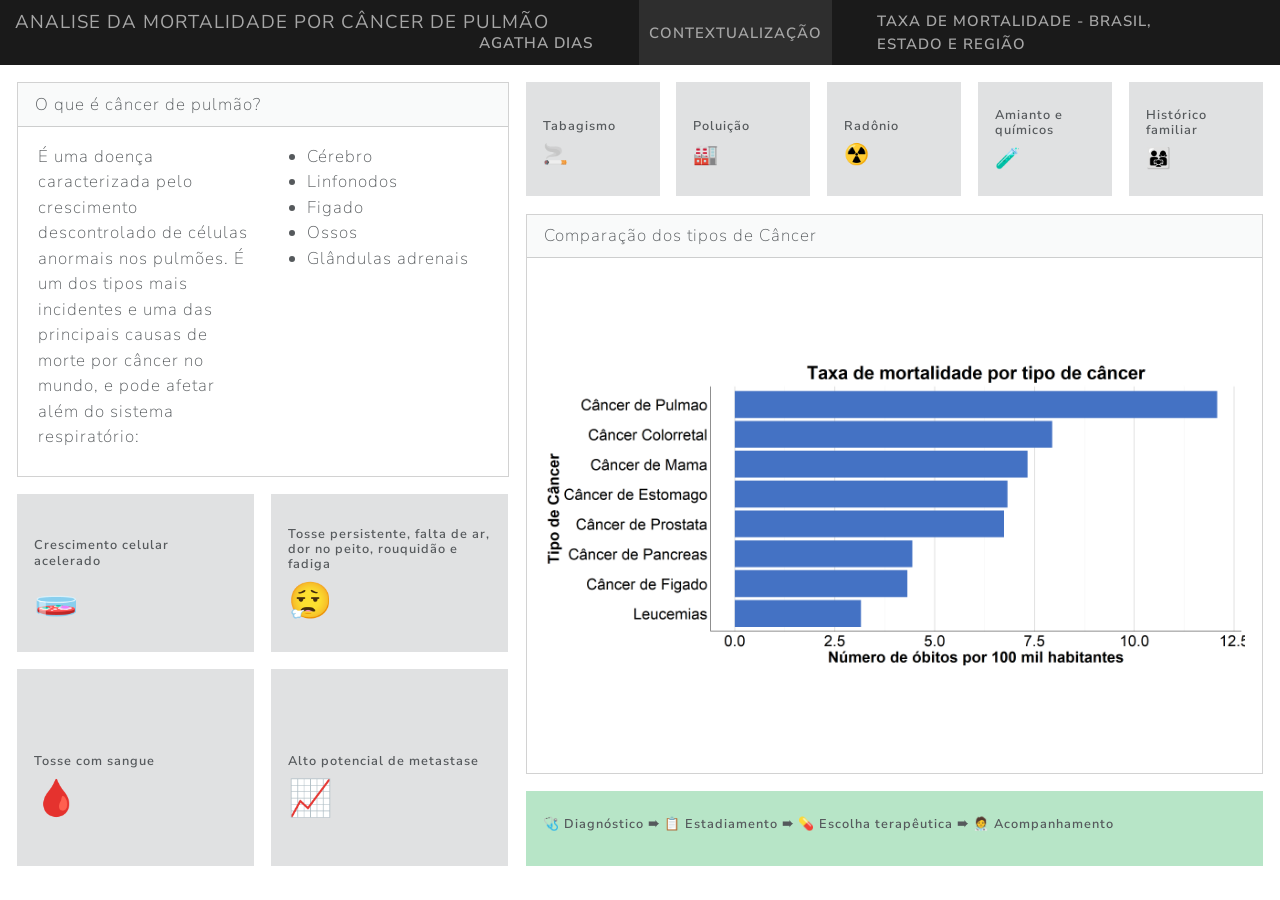
<file: docs/Dashboard.html>
<!DOCTYPE html>
<html xmlns="http://www.w3.org/1999/xhtml" lang="en" xml:lang="en"><head>

<meta charset="utf-8">
<meta name="generator" content="quarto-1.9.36">

<meta name="viewport" content="width=device-width, initial-scale=1.0, user-scalable=yes">

<meta name="author" content="Agatha Dias">

<title>Analise da mortalidade por câncer de pulmão</title>
<style>
/* Default styles provided by pandoc.
** See https://pandoc.org/MANUAL.html#variables-for-html for config info.
*/
code{white-space: pre-wrap;}
span.smallcaps{font-variant: small-caps;}
div.columns{display: flex; gap: min(4vw, 1.5em);}
div.column{flex: auto; overflow-x: auto;}
div.hanging-indent{margin-left: 1.5em; text-indent: -1.5em;}
ul.task-list{list-style: none;}
ul.task-list li input[type="checkbox"] {
  width: 0.8em;
  margin: 0 0.8em 0.2em -1em; /* quarto-specific, see https://github.com/quarto-dev/quarto-cli/issues/4556 */ 
  vertical-align: middle;
}
</style>


<script src="Dashboard_files/libs/clipboard/clipboard.min.js"></script>
<script src="Dashboard_files/libs/quarto-html/quarto.js" type="module"></script>
<script src="Dashboard_files/libs/quarto-html/tabsets/tabsets.js" type="module"></script>
<script src="Dashboard_files/libs/quarto-html/popper.min.js"></script>
<script src="Dashboard_files/libs/quarto-html/tippy.umd.min.js"></script>
<script src="Dashboard_files/libs/quarto-html/anchor.min.js"></script>
<link href="Dashboard_files/libs/quarto-html/tippy.css" rel="stylesheet">
<link href="Dashboard_files/libs/quarto-html/quarto-syntax-highlighting-845c23b38eaddc0f92fda52bfe77a8c8.css" rel="stylesheet" class="quarto-color-scheme" id="quarto-text-highlighting-styles">
<link href="Dashboard_files/libs/quarto-html/quarto-syntax-highlighting-dark-f418161beb48e0141c760e455f12af2c.css" rel="stylesheet" class="quarto-color-scheme quarto-color-alternate" id="quarto-text-highlighting-styles">
<link href="Dashboard_files/libs/quarto-html/quarto-syntax-highlighting-845c23b38eaddc0f92fda52bfe77a8c8.css" rel="stylesheet" class="quarto-color-scheme-extra" id="quarto-text-highlighting-styles">
<script src="Dashboard_files/libs/bootstrap/bootstrap.min.js"></script>
<link href="Dashboard_files/libs/bootstrap/bootstrap-icons.css" rel="stylesheet">
<link href="Dashboard_files/libs/bootstrap/bootstrap-7d27735ea06643a8c2a0d9ee0dcd2c6a.min.css" rel="stylesheet" append-hash="true" class="quarto-color-scheme" id="quarto-bootstrap" data-mode="light">
<link href="Dashboard_files/libs/bootstrap/bootstrap-dark-7d27735ea06643a8c2a0d9ee0dcd2c6a.min.css" rel="stylesheet" append-hash="true" class="quarto-color-scheme quarto-color-alternate" id="quarto-bootstrap" data-mode="light">
<link href="Dashboard_files/libs/bootstrap/bootstrap-7d27735ea06643a8c2a0d9ee0dcd2c6a.min.css" rel="stylesheet" append-hash="true" class="quarto-color-scheme-extra" id="quarto-bootstrap" data-mode="light">
<script src="Dashboard_files/libs/quarto-dashboard/quarto-dashboard.js"></script>
<script src="Dashboard_files/libs/quarto-dashboard/stickythead.js"></script>



<script src="Dashboard_files/libs/quarto-dashboard/web-components.js" type="module"></script>
<script src="Dashboard_files/libs/quarto-dashboard/components.js"></script>



<link rel="stylesheet" href="custom.css">
</head>

<body class="quarto-dashboard dashboard-fill dashboard-sidebar fullcontent quarto-light">

<header id="quarto-dashboard-header">
<nav class="navbar navbar-expand-md slim" data-bs-theme="dark">
  <div class="navbar-container container-fluid">
    <button class="navbar-toggler" type="button" data-bs-toggle="collapse" data-bs-target="#dashboard-collapse" aria-controls="dashboard-collapse" aria-expanded="false" aria-label="Toggle navigation">
      <span class="navbar-toggler-icon"></span>
    </button>    


    <div class="navbar-brand-container">


      <div class="navbar-title">
        <div class="navbar-title-text"><a href="#">Analise da mortalidade por câncer de pulmão</a></div>
        
        <div class="navbar-author">Agatha Dias</div>
      </div>
    </div>
<div id="dashboard-collapse" class="navbar-collapse collapse"><ul class="navbar-nav navbar-nav-scroll me-auto" role="tablist"><li class="nav-item" role="presentation"><a id="tab-contextualização" class="nav-link active" data-bs-toggle="tab" role="tab" data-bs-target="#contextualização" data-scrolling="false" href="#contextualização" aria-controls="contextualização" aria-selected="true"><span class="nav-link-text">Contextualização</span></a></li><li class="nav-item" role="presentation"><a id="tab-taxa-de-mortalidade---brasil-estado-e-região" class="nav-link" data-bs-toggle="tab" role="tab" data-bs-target="#taxa-de-mortalidade---brasil-estado-e-região" data-scrolling="false" href="#taxa-de-mortalidade---brasil-estado-e-região" aria-controls="taxa-de-mortalidade---brasil-estado-e-região" aria-selected="false"><span class="nav-link-text">Taxa de Mortalidade - Brasil, Estado e Região</span></a></li></ul></div></div>
</nav>
</header>
<div class="page-layout-custom quarto-dashboard-content bslib-gap-spacing html-fill-container bslib-page-fill quarto-dashboard-pages">  

<div class="bslib-grid-item html-fill-item tab-content bslib-grid" data-layout="fill" style="display: grid; grid-template-columns: minmax(3em, 1fr);
grid-auto-rows: minmax(0, 1fr);">
<div id="contextualização" class="dashboard-page tab-pane show active html-fill-item html-fill-container" data-orientation="columns" aria-labelledby="tab-contextualização">
<div class="html-fill-item html-fill-container bslib-grid" style="display: grid; grid-template-columns: minmax(3em, 40fr) minmax(3em, 60fr);
grid-auto-rows: minmax(0, 1fr);">
<div class="html-fill-item html-fill-container bslib-grid" style="display: grid; grid-template-rows: minmax(3em, 50fr) minmax(3em, 20fr) minmax(3em, 25fr); grid-auto-columns: minmax(0, 1fr);">
<div class="html-fill-item html-fill-container bslib-grid" style="display: grid; grid-template-columns: minmax(3em, 1fr);
grid-auto-rows: minmax(0, 1fr);">
<div class="card cell html-fill-item html-fill-container bslib-card" data-title="O que é câncer de pulmão?" data-bslib-card-init="" data-require-bs-caller="card()" data-full-screen="false">
<div class="card-header"><div class="card-title"><span style="display: inline">
O que é câncer de pulmão?
</span></div></div>
<div class="card-body html-fill-item html-fill-container">
<div class="cell quarto-layout-panel html-fill-item html-fill-container" data-layout-ncol="2" title="O que é câncer de pulmão?">
<div class="quarto-layout-row html-fill-item html-fill-container">
<div class="quarto-layout-cell html-fill-item html-fill-container" style="flex-basis: 50.0%;justify-content: flex-start;">
<p>É uma doença caracterizada pelo crescimento descontrolado de células anormais nos pulmões. É um dos tipos mais incidentes e uma das principais causas de morte por câncer no mundo, e pode afetar além do sistema respiratório:</p>
</div>
<div class="quarto-layout-cell html-fill-item html-fill-container" style="flex-basis: 50.0%;justify-content: flex-start;">
<ul>
<li>Cérebro</li>
<li>Linfonodos</li>
<li>Figado</li>
<li>Ossos</li>
<li>Glândulas adrenais</li>
</ul>
</div>
</div>
</div>
</div>
<bslib-tooltip placement="auto" bsoptions="[]" data-require-bs-version="5" data-require-bs-caller="tooltip()">
    <template>Expand</template>
    <span class="bslib-full-screen-enter badge rounded-pill">
        <svg xmlns="http://www.w3.org/2000/svg" viewbox="0 0 24 24" style="height:1em;width:1em;" aria-hidden="true" role="img"><path d="M20 5C20 4.4 19.6 4 19 4H13C12.4 4 12 3.6 12 3C12 2.4 12.4 2 13 2H21C21.6 2 22 2.4 22 3V11C22 11.6 21.6 12 21 12C20.4 12 20 11.6 20 11V5ZM4 19C4 19.6 4.4 20 5 20H11C11.6 20 12 20.4 12 21C12 21.6 11.6 22 11 22H3C2.4 22 2 21.6 2 21V13C2 12.4 2.4 12 3 12C3.6 12 4 12.4 4 13V19Z"></path></svg>
    </span>
</bslib-tooltip><script data-bslib-card-init="">bslib.Card.initializeAllCards();</script></div>
</div>
<div class="html-fill-item html-fill-container bslib-grid" style="display: grid; grid-template-columns: minmax(3em, 1fr) minmax(3em, 1fr);
grid-auto-rows: minmax(0, 1fr);">
<div class="card valuebox cell html-fill-item html-fill-container bslib-card bslib-value-box" data-bslib-card-init="" data-require-bs-caller="card()" style=" background: #e0e1e2;">
<div class="card-body html-fill-item html-fill-container">
<div class="html-fill-item html-fill-container value-box-grid">
<div class="value-box-area">
<p class="value-box-title">
Crescimento celular acelerado
</p>
<p class="value-box-value">
🧫
</p>
</div>
</div>
</div>
<script data-bslib-card-init="">bslib.Card.initializeAllCards();</script></div><div class="card valuebox cell html-fill-item html-fill-container bslib-card bslib-value-box" data-bslib-card-init="" data-require-bs-caller="card()" style=" background: #e0e1e2;">
<div class="card-body html-fill-item html-fill-container">
<div class="html-fill-item html-fill-container value-box-grid">
<div class="value-box-area">
<p class="value-box-title">
Tosse persistente, falta de ar, dor no peito, rouquidão e fadiga
</p>
<p class="value-box-value">
😮‍💨
</p>
</div>
</div>
</div>
<script data-bslib-card-init="">bslib.Card.initializeAllCards();</script></div>
</div>
<div class="html-fill-item html-fill-container bslib-grid" style="display: grid; grid-template-columns: minmax(3em, 1fr) minmax(3em, 1fr);
grid-auto-rows: minmax(0, 1fr);">
<div class="card valuebox cell html-fill-item html-fill-container bslib-card bslib-value-box" data-bslib-card-init="" data-require-bs-caller="card()" style=" background: #e0e1e2;">
<div class="card-body html-fill-item html-fill-container">
<div class="html-fill-item html-fill-container value-box-grid">
<div class="value-box-area">
<p class="value-box-title">
Tosse com sangue
</p>
<p class="value-box-value">
🩸
</p>
</div>
</div>
</div>
<script data-bslib-card-init="">bslib.Card.initializeAllCards();</script></div><div class="card valuebox cell html-fill-item html-fill-container bslib-card bslib-value-box" data-bslib-card-init="" data-require-bs-caller="card()" style=" background: #e0e1e2;">
<div class="card-body html-fill-item html-fill-container">
<div class="html-fill-item html-fill-container value-box-grid">
<div class="value-box-area">
<p class="value-box-title">
Alto potencial de metastase
</p>
<p class="value-box-value">
📈
</p>
</div>
</div>
</div>
<script data-bslib-card-init="">bslib.Card.initializeAllCards();</script></div>
</div>
</div><div class="html-fill-item html-fill-container bslib-grid" style="display: grid; grid-template-rows: minmax(3em, max-content) minmax(3em, 50fr) minmax(3em, max-content); grid-auto-columns: minmax(0, 1fr);">
<div class="html-fill-item html-fill-container bslib-grid" style="display: grid; grid-template-columns: minmax(3em, 1fr) minmax(3em, 1fr) minmax(3em, 1fr) minmax(3em, 1fr) minmax(3em, 1fr);
grid-auto-rows: minmax(0, 1fr);">
<div class="card valuebox cell html-fill-item html-fill-container bslib-card bslib-value-box" data-bslib-card-init="" data-require-bs-caller="card()" style=" background: #e0e1e2;">
<div class="card-body html-fill-item html-fill-container">
<div class="html-fill-item html-fill-container value-box-grid">
<div class="value-box-area">
<p class="value-box-title">
Tabagismo
</p>
<p class="value-box-value">
🚬
</p>
</div>
</div>
</div>
<script data-bslib-card-init="">bslib.Card.initializeAllCards();</script></div><div class="card valuebox cell html-fill-item html-fill-container bslib-card bslib-value-box" data-bslib-card-init="" data-require-bs-caller="card()" style=" background: #e0e1e2;">
<div class="card-body html-fill-item html-fill-container">
<div class="html-fill-item html-fill-container value-box-grid">
<div class="value-box-area">
<p class="value-box-title">
Poluição
</p>
<p class="value-box-value">
🏭
</p>
</div>
</div>
</div>
<script data-bslib-card-init="">bslib.Card.initializeAllCards();</script></div><div class="card valuebox cell html-fill-item html-fill-container bslib-card bslib-value-box" data-bslib-card-init="" data-require-bs-caller="card()" style=" background: #e0e1e2;">
<div class="card-body html-fill-item html-fill-container">
<div class="html-fill-item html-fill-container value-box-grid">
<div class="value-box-area">
<p class="value-box-title">
Radônio
</p>
<p class="value-box-value">
☢️
</p>
</div>
</div>
</div>
<script data-bslib-card-init="">bslib.Card.initializeAllCards();</script></div><div class="card valuebox cell html-fill-item html-fill-container bslib-card bslib-value-box" data-bslib-card-init="" data-require-bs-caller="card()" style=" background: #e0e1e2;">
<div class="card-body html-fill-item html-fill-container">
<div class="html-fill-item html-fill-container value-box-grid">
<div class="value-box-area">
<p class="value-box-title">
Amianto e químicos
</p>
<p class="value-box-value">
🧪
</p>
</div>
</div>
</div>
<script data-bslib-card-init="">bslib.Card.initializeAllCards();</script></div><div class="card valuebox cell html-fill-item html-fill-container bslib-card bslib-value-box" data-bslib-card-init="" data-require-bs-caller="card()" style=" background: #e0e1e2;">
<div class="card-body html-fill-item html-fill-container">
<div class="html-fill-item html-fill-container value-box-grid">
<div class="value-box-area">
<p class="value-box-title">
Histórico familiar
</p>
<p class="value-box-value">
👨‍👩‍👧
</p>
</div>
</div>
</div>
<script data-bslib-card-init="">bslib.Card.initializeAllCards();</script></div>
</div>
<div class="html-fill-item html-fill-container bslib-grid" style="display: grid; grid-template-columns: minmax(3em, 1fr);
grid-auto-rows: minmax(0, 1fr);">
<div class="card cell html-fill-item html-fill-container bslib-card" data-title="Comparação dos tipos de Câncer" data-bslib-card-init="" data-require-bs-caller="card()" data-full-screen="false">
<div class="card-header"><div class="card-title"><span style="display: inline">
Comparação dos tipos de Câncer
</span></div></div>
<div class="card-body html-fill-item html-fill-container">
<div class="cell-output-display html-fill-item html-fill-container">
<img src="Dashboard_files/figure-html/unnamed-chunk-12-1.png" class="img-fluid quarto-figure quarto-figure-center quarto-dashboard-img-contain" style="width:100.0%">
</div>
</div>
<bslib-tooltip placement="auto" bsoptions="[]" data-require-bs-version="5" data-require-bs-caller="tooltip()">
    <template>Expand</template>
    <span class="bslib-full-screen-enter badge rounded-pill">
        <svg xmlns="http://www.w3.org/2000/svg" viewbox="0 0 24 24" style="height:1em;width:1em;" aria-hidden="true" role="img"><path d="M20 5C20 4.4 19.6 4 19 4H13C12.4 4 12 3.6 12 3C12 2.4 12.4 2 13 2H21C21.6 2 22 2.4 22 3V11C22 11.6 21.6 12 21 12C20.4 12 20 11.6 20 11V5ZM4 19C4 19.6 4.4 20 5 20H11C11.6 20 12 20.4 12 21C12 21.6 11.6 22 11 22H3C2.4 22 2 21.6 2 21V13C2 12.4 2.4 12 3 12C3.6 12 4 12.4 4 13V19Z"></path></svg>
    </span>
</bslib-tooltip><script data-bslib-card-init="">bslib.Card.initializeAllCards();</script></div>
</div>
<div class="html-fill-item html-fill-container bslib-grid" style="display: grid; grid-template-columns: minmax(3em, 1fr);
grid-auto-rows: minmax(0, 1fr);">
<div class="card valuebox cell html-fill-item html-fill-container bslib-card bslib-value-box" data-bslib-card-init="" data-require-bs-caller="card()" style=" background: #b7e5c7;">
<div class="card-body html-fill-item html-fill-container">
<div class="html-fill-item html-fill-container value-box-grid">
<div class="value-box-area">
<p class="value-box-title">
🩺 Diagnóstico ➠ 📋 Estadiamento ➠ 💊 Escolha terapêutica ➠ 🧑‍⚕️ Acompanhamento
</p>
<p class="value-box-value">

</p>
</div>
</div>
</div>
<script data-bslib-card-init="">bslib.Card.initializeAllCards();</script></div>
</div>
</div>
</div>
</div><div id="taxa-de-mortalidade---brasil-estado-e-região" class="dashboard-page tab-pane grid-skip html-fill-item html-fill-container dashboard-sidebar-container" data-orientation="columns" aria-labelledby="tab-taxa-de-mortalidade---brasil-estado-e-região">
<div class="bslib-sidebar-layout html-fill-item html-fill-container" data-bslib-sidebar-open="desktop" data-bslib-sidebar-init="true" style=" --bslib-sidebar-width: 20%" data-bslib-sidebar-border="false" data-bslib-sidebar-border-radius="false"><div class="main html-fill-container html-fill-item"><div class="sidebar-content html-fill-item html-fill-container">
<div class="html-fill-item html-fill-container bslib-grid" style="display: grid; grid-template-columns: minmax(3em, 1fr);
grid-auto-rows: minmax(0, 1fr);">
<div class="card tabset html-fill-item html-fill-container bslib-card" data-bslib-card-init="" data-require-bs-caller="card()" data-full-screen="false">
<div class="card-header dashboard-card-no-title bslib-navs-card-title">

<ul class="nav nav-tabs card-header-tabs" role="tablist" data-tabsetid="card-tabset-13"><li class="nav-item" role="presentation"><a href="#card-tabset-13-1" role="tab" data-toggle="tab" data-bs-toggle="tab" data-value="Espacial" aria-selected="true" class="nav-link active">Espacial</a></li><li class="nav-item" role="presentation"><a href="#card-tabset-13-2" role="tab" data-toggle="tab" data-bs-toggle="tab" data-value="Etário" aria-selected="false" class="nav-link">Etário</a></li><li class="nav-item" role="presentation"><a href="#card-tabset-13-3" role="tab" data-toggle="tab" data-bs-toggle="tab" data-value="Rio de Janeiro" aria-selected="false" class="nav-link">Rio de Janeiro</a></li></ul></div>



<div class="tab-content html-fill-item html-fill-container" data-tabset-id="card-tabset-13"><div class="tab-pane active show html-fill-item html-fill-container" role="tabpanel" id="card-tabset-13-1"><div class="card-body html-fill-item html-fill-container" data-title="Espacial">
<div class="html-fill-item html-fill-container bslib-grid" style="display: grid; grid-template-rows: minmax(3em, 50fr) minmax(3em, 50fr); grid-auto-columns: minmax(0, 1fr);">
<div class="html-fill-item html-fill-container bslib-grid" style="display: grid; grid-template-columns: minmax(3em, 50fr) minmax(3em, 50fr);
grid-auto-rows: minmax(0, 1fr);">
<div class="html-fill-item html-fill-container bslib-grid" style="display: grid; grid-template-rows: minmax(3em, 1fr); grid-auto-columns: minmax(0, 1fr);">
<div class="card cell html-fill-item html-fill-container bslib-card" data-bslib-card-init="" data-require-bs-caller="card()" data-full-screen="false">
<div class="card-body html-fill-item html-fill-container">
<div class="cell-output-display html-fill-item html-fill-container">
<div class="shiny-plot-output html-fill-item html-fill-container" id="boxplot" style="width:100%;height:100%;"></div>
</div>
</div>
<bslib-tooltip placement="auto" bsoptions="[]" data-require-bs-version="5" data-require-bs-caller="tooltip()">
    <template>Expand</template>
    <span class="bslib-full-screen-enter badge rounded-pill">
        <svg xmlns="http://www.w3.org/2000/svg" viewbox="0 0 24 24" style="height:1em;width:1em;" aria-hidden="true" role="img"><path d="M20 5C20 4.4 19.6 4 19 4H13C12.4 4 12 3.6 12 3C12 2.4 12.4 2 13 2H21C21.6 2 22 2.4 22 3V11C22 11.6 21.6 12 21 12C20.4 12 20 11.6 20 11V5ZM4 19C4 19.6 4.4 20 5 20H11C11.6 20 12 20.4 12 21C12 21.6 11.6 22 11 22H3C2.4 22 2 21.6 2 21V13C2 12.4 2.4 12 3 12C3.6 12 4 12.4 4 13V19Z"></path></svg>
    </span>
</bslib-tooltip><script data-bslib-card-init="">bslib.Card.initializeAllCards();</script></div>
</div><div class="html-fill-item html-fill-container bslib-grid" style="display: grid; grid-template-rows: minmax(3em, 1fr); grid-auto-columns: minmax(0, 1fr);">
<div class="card cell html-fill-item html-fill-container bslib-card" data-bslib-card-init="" data-require-bs-caller="card()" data-full-screen="false">
<div class="card-body html-fill-item html-fill-container" style="padding: 0;">
<div class="cell-output-display html-fill-item html-fill-container">
<div class="shiny-plot-output html-fill-item html-fill-container" id="mapa_br" style="width:100%;height:100%;"></div>
</div>
</div>
<bslib-tooltip placement="auto" bsoptions="[]" data-require-bs-version="5" data-require-bs-caller="tooltip()">
    <template>Expand</template>
    <span class="bslib-full-screen-enter badge rounded-pill">
        <svg xmlns="http://www.w3.org/2000/svg" viewbox="0 0 24 24" style="height:1em;width:1em;" aria-hidden="true" role="img"><path d="M20 5C20 4.4 19.6 4 19 4H13C12.4 4 12 3.6 12 3C12 2.4 12.4 2 13 2H21C21.6 2 22 2.4 22 3V11C22 11.6 21.6 12 21 12C20.4 12 20 11.6 20 11V5ZM4 19C4 19.6 4.4 20 5 20H11C11.6 20 12 20.4 12 21C12 21.6 11.6 22 11 22H3C2.4 22 2 21.6 2 21V13C2 12.4 2.4 12 3 12C3.6 12 4 12.4 4 13V19Z"></path></svg>
    </span>
</bslib-tooltip><script data-bslib-card-init="">bslib.Card.initializeAllCards();</script></div>
</div>
</div>
<div class="html-fill-item html-fill-container bslib-grid" style="display: grid; grid-template-columns: minmax(3em, 1fr);
grid-auto-rows: minmax(0, 1fr);">
<div class="card cell html-fill-item html-fill-container bslib-card" data-bslib-card-init="" data-require-bs-caller="card()" data-full-screen="false">
<div class="card-body html-fill-item html-fill-container">
<div class="cell-output-display html-fill-item html-fill-container">
<div class="plotly html-widget html-widget-output shiny-report-size shiny-report-theme html-fill-item html-fill-container" id="serie" style="width:100%;height:100%;"></div>
</div>
</div>
<bslib-tooltip placement="auto" bsoptions="[]" data-require-bs-version="5" data-require-bs-caller="tooltip()">
    <template>Expand</template>
    <span class="bslib-full-screen-enter badge rounded-pill">
        <svg xmlns="http://www.w3.org/2000/svg" viewbox="0 0 24 24" style="height:1em;width:1em;" aria-hidden="true" role="img"><path d="M20 5C20 4.4 19.6 4 19 4H13C12.4 4 12 3.6 12 3C12 2.4 12.4 2 13 2H21C21.6 2 22 2.4 22 3V11C22 11.6 21.6 12 21 12C20.4 12 20 11.6 20 11V5ZM4 19C4 19.6 4.4 20 5 20H11C11.6 20 12 20.4 12 21C12 21.6 11.6 22 11 22H3C2.4 22 2 21.6 2 21V13C2 12.4 2.4 12 3 12C3.6 12 4 12.4 4 13V19Z"></path></svg>
    </span>
</bslib-tooltip><script data-bslib-card-init="">bslib.Card.initializeAllCards();</script></div>
</div>
</div>
</div></div><div class="tab-pane html-fill-item html-fill-container" role="tabpanel" id="card-tabset-13-2"><div class="card-body html-fill-item html-fill-container" data-title="Etário">
<div class="html-fill-item html-fill-container bslib-grid" style="display: grid; grid-template-rows: minmax(3em, 1fr); grid-auto-columns: minmax(0, 1fr);">
<div class="card cell html-fill-item html-fill-container bslib-card" data-bslib-card-init="" data-require-bs-caller="card()" data-full-screen="false">
<div class="card-body html-fill-item html-fill-container">
<div class="cell-output-display html-fill-item html-fill-container">
<div class="shiny-plot-output html-fill-item html-fill-container" id="piramide" style="width:100%;height:400px;"></div>
</div>
</div>
<bslib-tooltip placement="auto" bsoptions="[]" data-require-bs-version="5" data-require-bs-caller="tooltip()">
    <template>Expand</template>
    <span class="bslib-full-screen-enter badge rounded-pill">
        <svg xmlns="http://www.w3.org/2000/svg" viewbox="0 0 24 24" style="height:1em;width:1em;" aria-hidden="true" role="img"><path d="M20 5C20 4.4 19.6 4 19 4H13C12.4 4 12 3.6 12 3C12 2.4 12.4 2 13 2H21C21.6 2 22 2.4 22 3V11C22 11.6 21.6 12 21 12C20.4 12 20 11.6 20 11V5ZM4 19C4 19.6 4.4 20 5 20H11C11.6 20 12 20.4 12 21C12 21.6 11.6 22 11 22H3C2.4 22 2 21.6 2 21V13C2 12.4 2.4 12 3 12C3.6 12 4 12.4 4 13V19Z"></path></svg>
    </span>
</bslib-tooltip><script data-bslib-card-init="">bslib.Card.initializeAllCards();</script></div>
</div>
</div></div><div class="tab-pane html-fill-item html-fill-container" role="tabpanel" id="card-tabset-13-3"><div class="card-body html-fill-item html-fill-container" data-title="Rio de Janeiro">
<div class="html-fill-item html-fill-container bslib-grid" style="display: grid; grid-template-rows: minmax(3em, 1fr) minmax(3em, 1fr); grid-auto-columns: minmax(0, 1fr);">
<div class="html-fill-item html-fill-container bslib-grid" data-width="30%" style="display: grid; grid-template-columns: minmax(3em, 1fr) minmax(3em, 1fr) minmax(3em, 1fr) minmax(3em, 1fr);
grid-auto-rows: minmax(0, 1fr);">
<div class="card cell html-fill-item html-fill-container bslib-card" data-bslib-card-init="" data-require-bs-caller="card()" data-full-screen="false">
<div class="card-body html-fill-item html-fill-container">
<div class="cell-output-display html-fill-item html-fill-container no-overflow-x">
<div id="vbox_obitos_rj" class="shiny-html-output html-fill-item html-fill-container"></div>
</div>
</div>
<bslib-tooltip placement="auto" bsoptions="[]" data-require-bs-version="5" data-require-bs-caller="tooltip()">
    <template>Expand</template>
    <span class="bslib-full-screen-enter badge rounded-pill">
        <svg xmlns="http://www.w3.org/2000/svg" viewbox="0 0 24 24" style="height:1em;width:1em;" aria-hidden="true" role="img"><path d="M20 5C20 4.4 19.6 4 19 4H13C12.4 4 12 3.6 12 3C12 2.4 12.4 2 13 2H21C21.6 2 22 2.4 22 3V11C22 11.6 21.6 12 21 12C20.4 12 20 11.6 20 11V5ZM4 19C4 19.6 4.4 20 5 20H11C11.6 20 12 20.4 12 21C12 21.6 11.6 22 11 22H3C2.4 22 2 21.6 2 21V13C2 12.4 2.4 12 3 12C3.6 12 4 12.4 4 13V19Z"></path></svg>
    </span>
</bslib-tooltip><script data-bslib-card-init="">bslib.Card.initializeAllCards();</script></div><div class="card cell html-fill-item html-fill-container bslib-card" data-bslib-card-init="" data-require-bs-caller="card()" data-full-screen="false">
<div class="card-body html-fill-item html-fill-container">
<div class="cell-output-display html-fill-item html-fill-container no-overflow-x">
<div id="vbox_pop_rj" class="shiny-html-output html-fill-item html-fill-container"></div>
</div>
</div>
<bslib-tooltip placement="auto" bsoptions="[]" data-require-bs-version="5" data-require-bs-caller="tooltip()">
    <template>Expand</template>
    <span class="bslib-full-screen-enter badge rounded-pill">
        <svg xmlns="http://www.w3.org/2000/svg" viewbox="0 0 24 24" style="height:1em;width:1em;" aria-hidden="true" role="img"><path d="M20 5C20 4.4 19.6 4 19 4H13C12.4 4 12 3.6 12 3C12 2.4 12.4 2 13 2H21C21.6 2 22 2.4 22 3V11C22 11.6 21.6 12 21 12C20.4 12 20 11.6 20 11V5ZM4 19C4 19.6 4.4 20 5 20H11C11.6 20 12 20.4 12 21C12 21.6 11.6 22 11 22H3C2.4 22 2 21.6 2 21V13C2 12.4 2.4 12 3 12C3.6 12 4 12.4 4 13V19Z"></path></svg>
    </span>
</bslib-tooltip><script data-bslib-card-init="">bslib.Card.initializeAllCards();</script></div><div class="card cell html-fill-item html-fill-container bslib-card" data-bslib-card-init="" data-require-bs-caller="card()" data-full-screen="false">
<div class="card-body html-fill-item html-fill-container">
<div class="cell-output-display html-fill-item html-fill-container no-overflow-x">
<div id="vbox_masc_rj" class="shiny-html-output html-fill-item html-fill-container"></div>
</div>
</div>
<bslib-tooltip placement="auto" bsoptions="[]" data-require-bs-version="5" data-require-bs-caller="tooltip()">
    <template>Expand</template>
    <span class="bslib-full-screen-enter badge rounded-pill">
        <svg xmlns="http://www.w3.org/2000/svg" viewbox="0 0 24 24" style="height:1em;width:1em;" aria-hidden="true" role="img"><path d="M20 5C20 4.4 19.6 4 19 4H13C12.4 4 12 3.6 12 3C12 2.4 12.4 2 13 2H21C21.6 2 22 2.4 22 3V11C22 11.6 21.6 12 21 12C20.4 12 20 11.6 20 11V5ZM4 19C4 19.6 4.4 20 5 20H11C11.6 20 12 20.4 12 21C12 21.6 11.6 22 11 22H3C2.4 22 2 21.6 2 21V13C2 12.4 2.4 12 3 12C3.6 12 4 12.4 4 13V19Z"></path></svg>
    </span>
</bslib-tooltip><script data-bslib-card-init="">bslib.Card.initializeAllCards();</script></div><div class="card cell html-fill-item html-fill-container bslib-card" data-bslib-card-init="" data-require-bs-caller="card()" data-full-screen="false">
<div class="card-body html-fill-item html-fill-container">
<div class="cell-output-display html-fill-item html-fill-container no-overflow-x">
<div id="vbox_fem_rj" class="shiny-html-output html-fill-item html-fill-container"></div>
</div>
</div>
<bslib-tooltip placement="auto" bsoptions="[]" data-require-bs-version="5" data-require-bs-caller="tooltip()">
    <template>Expand</template>
    <span class="bslib-full-screen-enter badge rounded-pill">
        <svg xmlns="http://www.w3.org/2000/svg" viewbox="0 0 24 24" style="height:1em;width:1em;" aria-hidden="true" role="img"><path d="M20 5C20 4.4 19.6 4 19 4H13C12.4 4 12 3.6 12 3C12 2.4 12.4 2 13 2H21C21.6 2 22 2.4 22 3V11C22 11.6 21.6 12 21 12C20.4 12 20 11.6 20 11V5ZM4 19C4 19.6 4.4 20 5 20H11C11.6 20 12 20.4 12 21C12 21.6 11.6 22 11 22H3C2.4 22 2 21.6 2 21V13C2 12.4 2.4 12 3 12C3.6 12 4 12.4 4 13V19Z"></path></svg>
    </span>
</bslib-tooltip><script data-bslib-card-init="">bslib.Card.initializeAllCards();</script></div>
</div>
<div class="html-fill-item html-fill-container bslib-grid" data-width="70%" style="display: grid; grid-template-columns: minmax(3em, 1fr) minmax(3em, 1fr);
grid-auto-rows: minmax(0, 1fr);">
<div class="html-fill-item html-fill-container bslib-grid" data-height="50%" style="display: grid; grid-template-rows: minmax(3em, 1fr); grid-auto-columns: minmax(0, 1fr);">
<div class="card cell html-fill-item html-fill-container bslib-card" data-bslib-card-init="" data-require-bs-caller="card()" data-full-screen="false">
<div class="card-body html-fill-item html-fill-container" style="padding: 0;">
<div class="cell-output-display html-fill-item html-fill-container">
<div class="girafe html-widget html-widget-output shiny-report-size html-fill-item html-fill-container" id="mapa_rj" style="width:100%;height:100vh;"></div>
</div>
</div>
<bslib-tooltip placement="auto" bsoptions="[]" data-require-bs-version="5" data-require-bs-caller="tooltip()">
    <template>Expand</template>
    <span class="bslib-full-screen-enter badge rounded-pill">
        <svg xmlns="http://www.w3.org/2000/svg" viewbox="0 0 24 24" style="height:1em;width:1em;" aria-hidden="true" role="img"><path d="M20 5C20 4.4 19.6 4 19 4H13C12.4 4 12 3.6 12 3C12 2.4 12.4 2 13 2H21C21.6 2 22 2.4 22 3V11C22 11.6 21.6 12 21 12C20.4 12 20 11.6 20 11V5ZM4 19C4 19.6 4.4 20 5 20H11C11.6 20 12 20.4 12 21C12 21.6 11.6 22 11 22H3C2.4 22 2 21.6 2 21V13C2 12.4 2.4 12 3 12C3.6 12 4 12.4 4 13V19Z"></path></svg>
    </span>
</bslib-tooltip><script data-bslib-card-init="">bslib.Card.initializeAllCards();</script></div>
</div><div class="html-fill-item html-fill-container bslib-grid" style="display: grid; grid-template-rows: minmax(3em, 1fr); grid-auto-columns: minmax(0, 1fr);">
<div class="card cell html-fill-item html-fill-container bslib-card" data-bslib-card-init="" data-require-bs-caller="card()" data-full-screen="false">
<div class="card-body html-fill-item html-fill-container">
<div class="cell-output-display html-fill-item html-fill-container">
<div class="shiny-plot-output html-fill-item html-fill-container" id="serie_rj" style="width:100%;height:400px;"></div>
</div>
</div>
<bslib-tooltip placement="auto" bsoptions="[]" data-require-bs-version="5" data-require-bs-caller="tooltip()">
    <template>Expand</template>
    <span class="bslib-full-screen-enter badge rounded-pill">
        <svg xmlns="http://www.w3.org/2000/svg" viewbox="0 0 24 24" style="height:1em;width:1em;" aria-hidden="true" role="img"><path d="M20 5C20 4.4 19.6 4 19 4H13C12.4 4 12 3.6 12 3C12 2.4 12.4 2 13 2H21C21.6 2 22 2.4 22 3V11C22 11.6 21.6 12 21 12C20.4 12 20 11.6 20 11V5ZM4 19C4 19.6 4.4 20 5 20H11C11.6 20 12 20.4 12 21C12 21.6 11.6 22 11 22H3C2.4 22 2 21.6 2 21V13C2 12.4 2.4 12 3 12C3.6 12 4 12.4 4 13V19Z"></path></svg>
    </span>
</bslib-tooltip><script data-bslib-card-init="">bslib.Card.initializeAllCards();</script></div>
<div id="3ade8a4a-fb1d-4a6c-8409-ac45482d5fc9" class="hidden html-fill-item html-fill-container">

</div>
</div>
</div>
</div>
</div></div></div><bslib-tooltip placement="auto" bsoptions="[]" data-require-bs-version="5" data-require-bs-caller="tooltip()">
    <template>Expand</template>
    <span class="bslib-full-screen-enter badge rounded-pill">
        <svg xmlns="http://www.w3.org/2000/svg" viewbox="0 0 24 24" style="height:1em;width:1em;" aria-hidden="true" role="img"><path d="M20 5C20 4.4 19.6 4 19 4H13C12.4 4 12 3.6 12 3C12 2.4 12.4 2 13 2H21C21.6 2 22 2.4 22 3V11C22 11.6 21.6 12 21 12C20.4 12 20 11.6 20 11V5ZM4 19C4 19.6 4.4 20 5 20H11C11.6 20 12 20.4 12 21C12 21.6 11.6 22 11 22H3C2.4 22 2 21.6 2 21V13C2 12.4 2.4 12 3 12C3.6 12 4 12.4 4 13V19Z"></path></svg>
    </span>
</bslib-tooltip><script data-bslib-card-init="">bslib.Card.initializeAllCards();</script></div>
</div>
</div></div><aside id="bslib-sidebar-1" class="sidebar html-fill-container html-fill-item"><div class="html-fill-item html-fill-container">
<div class="cell-output-display no-overflow-x">
<div class="form-group shiny-input-container">
<label class="control-label" id="territorio-label" for="territorio">Nível Geográfico:</label>
<div>
<select id="territorio" class="shiny-input-select"><option value="Brasil" selected="">Brasil</option>
<option value="Regional">Regional</option>
<option value="Estadual">Estadual</option></select>
<script type="application/json" data-for="territorio" data-nonempty="">{"plugins":["selectize-plugin-a11y"]}</script>
</div>
</div>
</div>
<hr>
<div class="cell-output-display">
<div class="form-group shiny-input-container no-baseline" style="width:100%;">
<label class="control-label" id="ano-label" for="ano">Ano:</label>
<input class="js-range-slider" id="ano" data-skin="shiny" data-min="2001" data-max="2024" data-from="2024" data-step="1" data-grid="true" data-grid-num="7.66666666666667" data-grid-snap="false" data-prettify-separator="" data-prettify-enabled="false" data-keyboard="true" data-data-type="number">
</div>
</div>
<div class="cell-output-display">
<button id="play" type="button" class="btn btn-default action-button" style="width:100%; margin-top:4px;"><span class="action-icon"><i class="fas fa-play" role="presentation" aria-label="play icon"></i></span></button>
</div>
<hr>
<p>Pirâmide Etária</p>
<div class="cell-output-display no-overflow-x">
<div class="form-group shiny-input-container">
<label class="control-label" id="local-label" for="local">Local:</label>
<div>
<select id="local" class="shiny-input-select"><option value="Brasil" selected="">Brasil</option>
<option value="Norte">Norte</option>
<option value="Nordeste">Nordeste</option>
<option value="Centro-Oeste">Centro-Oeste</option>
<option value="Sudeste">Sudeste</option>
<option value="Sul">Sul</option></select>
<script type="application/json" data-for="local" data-nonempty="">{"plugins":["selectize-plugin-a11y"]}</script>
</div>
</div>
</div>
<hr>
<div class="cell-output-display no-overflow-x">
<div class="form-group shiny-input-container">
<label class="control-label" id="muni-label" for="muni">Município:</label>
<div>
<select id="muni" class="shiny-input-select"><optgroup label="Estado">
<option value="Rio de Janeiro (Estado)" selected="">Rio de Janeiro (Estado)</option>
</optgroup>
<optgroup label="Municípios">
<option value="Angra dos Reis">Angra dos Reis</option>
<option value="Aperibé">Aperibé</option>
<option value="Araruama">Araruama</option>
<option value="Areal">Areal</option>
<option value="Armação dos Búzios">Armação dos Búzios</option>
<option value="Arraial do Cabo">Arraial do Cabo</option>
<option value="Barra do Piraí">Barra do Piraí</option>
<option value="Barra Mansa">Barra Mansa</option>
<option value="Belford Roxo">Belford Roxo</option>
<option value="Bom Jardim">Bom Jardim</option>
<option value="Bom Jesus do Itabapoana">Bom Jesus do Itabapoana</option>
<option value="Cabo Frio">Cabo Frio</option>
<option value="Cachoeiras de Macacu">Cachoeiras de Macacu</option>
<option value="Cambuci">Cambuci</option>
<option value="Carapebus">Carapebus</option>
<option value="Comendador Levy Gasparian">Comendador Levy Gasparian</option>
<option value="Campos dos Goytacazes">Campos dos Goytacazes</option>
<option value="Cantagalo">Cantagalo</option>
<option value="Cardoso Moreira">Cardoso Moreira</option>
<option value="Carmo">Carmo</option>
<option value="Casimiro de Abreu">Casimiro de Abreu</option>
<option value="Conceição de Macabu">Conceição de Macabu</option>
<option value="Cordeiro">Cordeiro</option>
<option value="Duas Barras">Duas Barras</option>
<option value="Duque de Caxias">Duque de Caxias</option>
<option value="Engenheiro Paulo de Frontin">Engenheiro Paulo de Frontin</option>
<option value="Guapimirim">Guapimirim</option>
<option value="Iguaba Grande">Iguaba Grande</option>
<option value="Itaboraí">Itaboraí</option>
<option value="Itaguaí">Itaguaí</option>
<option value="Italva">Italva</option>
<option value="Itaocara">Itaocara</option>
<option value="Itaperuna">Itaperuna</option>
<option value="Itatiaia">Itatiaia</option>
<option value="Japeri">Japeri</option>
<option value="Laje do Muriaé">Laje do Muriaé</option>
<option value="Macaé">Macaé</option>
<option value="Macuco">Macuco</option>
<option value="Magé">Magé</option>
<option value="Mangaratiba">Mangaratiba</option>
<option value="Maricá">Maricá</option>
<option value="Mendes">Mendes</option>
<option value="Mesquita">Mesquita</option>
<option value="Miguel Pereira">Miguel Pereira</option>
<option value="Miracema">Miracema</option>
<option value="Natividade">Natividade</option>
<option value="Nilópolis">Nilópolis</option>
<option value="Niterói">Niterói</option>
<option value="Nova Friburgo">Nova Friburgo</option>
<option value="Nova Iguaçu">Nova Iguaçu</option>
<option value="Paracambi">Paracambi</option>
<option value="Paraíba do Sul">Paraíba do Sul</option>
<option value="Paraty">Paraty</option>
<option value="Paty do Alferes">Paty do Alferes</option>
<option value="Petrópolis">Petrópolis</option>
<option value="Pinheiral">Pinheiral</option>
<option value="Piraí">Piraí</option>
<option value="Porciúncula">Porciúncula</option>
<option value="Porto Real">Porto Real</option>
<option value="Quatis">Quatis</option>
<option value="Queimados">Queimados</option>
<option value="Quissamã">Quissamã</option>
<option value="Resende">Resende</option>
<option value="Rio Bonito">Rio Bonito</option>
<option value="Rio Claro">Rio Claro</option>
<option value="Rio das Flores">Rio das Flores</option>
<option value="Rio das Ostras">Rio das Ostras</option>
<option value="Rio de Janeiro (Município)">Rio de Janeiro (Município)</option>
<option value="Santa Maria Madalena">Santa Maria Madalena</option>
<option value="Santo Antônio de Pádua">Santo Antônio de Pádua</option>
<option value="São Francisco de Itabapoana">São Francisco de Itabapoana</option>
<option value="São Fidélis">São Fidélis</option>
<option value="São Gonçalo">São Gonçalo</option>
<option value="São João da Barra">São João da Barra</option>
<option value="São João de Meriti">São João de Meriti</option>
<option value="São José de Ubá">São José de Ubá</option>
<option value="São José do Vale do Rio Preto">São José do Vale do Rio Preto</option>
<option value="São Pedro da Aldeia">São Pedro da Aldeia</option>
<option value="São Sebastião do Alto">São Sebastião do Alto</option>
<option value="Sapucaia">Sapucaia</option>
<option value="Saquarema">Saquarema</option>
<option value="Seropédica">Seropédica</option>
<option value="Silva Jardim">Silva Jardim</option>
<option value="Sumidouro">Sumidouro</option>
<option value="Tanguá">Tanguá</option>
<option value="Teresópolis">Teresópolis</option>
<option value="Trajano de Moraes">Trajano de Moraes</option>
<option value="Três Rios">Três Rios</option>
<option value="Valença">Valença</option>
<option value="Varre-Sai">Varre-Sai</option>
<option value="Vassouras">Vassouras</option>
<option value="Volta Redonda">Volta Redonda</option>
</optgroup></select>
<script type="application/json" data-for="muni" data-nonempty="">{"plugins":["selectize-plugin-a11y"]}</script>
</div>
</div>
</div>
</div></aside>
<button class="collapse-toggle" type="button" title="Toggle sidebar" aria-expanded="true" aria-controls="bslib-sidebar-1">
    <svg xmlns="http://www.w3.org/2000/svg" viewbox="0 0 16 16" class="bi bi-chevron-left collapse-icon" style="fill:currentColor;" aria-hidden="true" role="img">
      <path fill-rule="evenodd" d="M11.354 1.646a.5.5 0 0 1 0 .708L5.707 8l5.647 5.646a.5.5 0 0 1-.708.708l-6-6a.5.5 0 0 1 0-.708l6-6a.5.5 0 0 1 .708 0z"></path>
    </svg>
</button>
<script data-bslib-sidebar-init="">
bslib.Sidebar.initCollapsibleAll()
</script>
</div>
</div>
</div>
<p>
<script type="application/shiny-prerendered" data-context="server-start">
require(tidyverse)
require(ggplot2)
require(shadowtext)
require(colorspace)
require(ggspatial)
require(sf)
require(shiny)
require(plotly)
require(patchwork)
require(ggiraph)
require(dplyr)
require(scales)
require(readxl)
require(shadowtext)
require(bsicons)


# ── Dados ──────────────────────────────────────────────────────────────────────
dados <- read_excel("MortalidadeCancer.xlsx")

Cancer_pulmao <- dados |> 
  filter(Cancer == "Câncer de Pulmao") |> 
  mutate(codigo = case_when(
    local == "Centro-Oeste" ~ 5,
    local == "Sudeste"      ~ 3,
    local == "Sul"          ~ 4,
    .default = codigo))
  

shapes <- readRDS("shapes.rds")

shape_rj <- readRDS("shape_rj.rds")

# ── Constantes ─────────────────────────────────────────────────────────────────
ESTADOS <- c(
  "Acre", "Alagoas", "Amapá", "Amazonas", "Bahia", "Ceará",
  "Distrito Federal", "Espírito Santo", "Goiás", "Maranhão",
  "Mato Grosso", "Mato Grosso do Sul", "Minas Gerais", "Pará",
  "Paraíba", "Paraná", "Pernambuco", "Piauí", "Rio de Janeiro (Estado)",
  "Rio Grande do Norte", "Rio Grande do Sul", "Rondônia", "Roraima",
  "Santa Catarina", "São Paulo", "Sergipe", "Tocantins"
)

REGIOES <- c("Norte", "Nordeste", "Centro-Oeste", "Sudeste", "Sul")

NIVEIS_FAIXA <- c(
  "0-4 anos", "5-9 anos", "10-14 anos", "15-19 anos",
  "20-24 anos", "25-29 anos", "30-34 anos", "35-39 anos",
  "40-44 anos", "45-49 anos", "50-54 anos", "55-59 anos",
  "60-64 anos", "65-69 anos", "70-74 anos", "75-79 anos", "80-mais"
)

LABELS_FAIXA <- c(
  "0-4", "5-9", "10-14", "15-19",
  "20-24", "25-29", "30-34", "35-39",
  "40-44", "45-49", "50-54", "55-59",
  "60-64", "65-69", "70-74", "75-79", "80+"
)
</script>
 
<script type="application/shiny-prerendered" data-context="server">
# estado do botão: tocando ou pausado
playing <- reactiveVal(FALSE)

observeEvent(input$play, {
  playing(!playing())
  
  # troca o ícone
  if (playing()) {
    updateActionButton(session, "play", icon = icon("pause"))
  } else {
    updateActionButton(session, "play", icon = icon("play"))
  }
})

# timer que dispara a cada 1 segundo quando playing == TRUE
autoplay <- reactiveTimer(1000)

observe({
  autoplay()
  req(playing())
  
  ano_atual <- isolate(input$ano)
  
  if (ano_atual < 2024) {
    updateSliderInput(session, "ano", value = ano_atual + 1)
  } else {
    # chegou no fim — pausa e volta o ícone
    playing(FALSE)
    updateActionButton(session, "play", icon = icon("play"))
  }
})
</script>
 
<script type="application/shiny-prerendered" data-context="server">
output$boxplot <- renderPlot({

  territorio <- switch(input$territorio,
    "Estadual" = ESTADOS,
    "Regional" = REGIOES,
    "Brasil"   = "Brasil"
  )

  df_plot <- Cancer_pulmao |>
  filter(
    local %in% territorio,
    sexo == "Ambos",
    faixa == "todas as idades"
  ) |>
  mutate(
    taxa = (n / populacao) * 100000
  ) |>
  mutate(
    minimo  = min(taxa, na.rm = TRUE),
    Q1      = quantile(taxa, 0.25, na.rm = TRUE),
    mediana = median(taxa, na.rm = TRUE),
    Q3      = quantile(taxa, 0.75, na.rm = TRUE),
    maximo  = max(taxa, na.rm = TRUE)
  )

  req(nrow(df_plot) > 0)

  taxa_max <- max(df_plot$taxa, na.rm = TRUE)

   ggplot(df_plot, aes(x = local, y = taxa, color = local)) +
    geom_boxplot(width = 0.7)+
    coord_flip() +
    theme_minimal()
})
</script>
 
<script type="application/shiny-prerendered" data-context="server">
output$mapa_br <- renderPlot({

  territorio <- switch(input$territorio,
    "Estadual" = ESTADOS,
    "Regional" = REGIOES,
    "Brasil"   = "Brasil"
  )

  codigos_contorno <- switch(input$territorio,
    "Brasil"   = integer(0),
    "Regional" = 1:5,
    "Estadual" = unique(shapes$codigo[!shapes$codigo %in% 0:5])
  )

  df_mapa <- shapes |>
    right_join(
      Cancer_pulmao |>
        filter(
          local %in% territorio,
          ano   == input$ano,
          sexo  == "Ambos",
          faixa == "todas as idades"
        ) |>
        mutate(taxa = (n / populacao) * 100000),
      by = "codigo"
    )

  ggplot() +
    geom_sf(
      data  = df_mapa,
      aes(fill = taxa, geometry = geometry),
      color = "white", linewidth = 0.15
    ) +
    geom_sf(
      data = shapes |> filter(codigo %in% codigos_contorno),
      fill = NA, color = "#94a3b8", linewidth = 0.3
    ) +
    geom_sf(
      data = shapes |> filter(codigo == 0),
      fill = NA, color = "#1e293b", linewidth = 0.8
    ) +
    scale_fill_gradientn(
      colors   = c(
        "#d2ebf5",
        "#a5d7ec",
        "#79c3e2",
        "#1f9bcf",
        "#007bff"
      ),
      na.value = "#e2e8f0",
      name     = "Taxa por\n100 mil hab.",
      guide    = guide_colorbar(
        barwidth        = unit(0.35, "cm"),
        barheight       = unit(4, "cm"),
        ticks           = FALSE,
        frame.colour    = "#cbd5e1",
        frame.linewidth = 0.4,
        title.hjust     = 0.5,
        title.theme     = element_text(size = 6.5, color = "#334155",
                                       face = "bold", lineheight = 1.4),
        label.theme     = element_text(size = 6.5, color = "#64748b")
      )
    ) +
    annotation_north_arrow(
      location    = "bl", which_north = "true",
      pad_x = unit(0.4, "cm"), pad_y = unit(0.4, "cm"),
      style = north_arrow_fancy_orienteering(
        text_col  = "#334155", line_col = "#334155",
        fill      = c("#b91c1c", "#f8fafc"), text_size = 6
      ),
      height = unit(1.0, "cm"), width = unit(1.0, "cm")
    ) +
    annotation_scale(
      location = "br", width_hint = 0.2,
      text_cex = 0.5, line_width = 0.5,
      text_col = "#64748b", line_col = "#94a3b8"
    ) +
    labs(title = glue::glue("{input$territorio} · {input$ano}")) +
    theme_void(base_size = 11) +
    theme(
      plot.title.position  = "plot",
      plot.title           = element_text(face = "bold", size = 10,
                                          color = "#1e293b", hjust = 0.5,
                                          margin = margin(b = 4)),
      plot.margin          = margin(8, 48, 8, 8),
      legend.position      = "right",
      legend.justification = "center",
      legend.margin        = margin(0, 0, 0, 4)
    )
})
</script>
 
<script type="application/shiny-prerendered" data-context="server">
output$serie <- plotly::renderPlotly({

  territorio <- switch(input$territorio,
    "Estadual" = ESTADOS,
    "Regional" = REGIOES,
    "Brasil"   = "Brasil"
  )

  df_plot <- Cancer_pulmao |>
    filter(
      local %in% territorio,
      faixa == "todas as idades",
      sexo  == "Ambos"
    ) |>
    mutate(taxa = (n / populacao) * 100000)

  # ── Cores base por região ───────────────────────────────────────────────────
  COR_REGIAO <- c(
    "Norte"        = "#d9534f",
    "Nordeste"     = "#6f42c1",
    "Centro-Oeste" = "#4bbf73",
    "Sudeste"      = "#f0ad4e",
    "Sul"          = "#1f9bcf"
  )

  ESTADO_REGIAO <- c(
    "Acre"                    = "Norte",
    "Amapá"                   = "Norte",
    "Amazonas"                = "Norte",
    "Pará"                    = "Norte",
    "Rondônia"                = "Norte",
    "Roraima"                 = "Norte",
    "Tocantins"               = "Norte",
    "Alagoas"                 = "Nordeste",
    "Bahia"                   = "Nordeste",
    "Ceará"                   = "Nordeste",
    "Maranhão"                = "Nordeste",
    "Paraíba"                 = "Nordeste",
    "Pernambuco"              = "Nordeste",
    "Piauí"                   = "Nordeste",
    "Rio Grande do Norte"     = "Nordeste",
    "Sergipe"                 = "Nordeste",
    "Distrito Federal"        = "Centro-Oeste",
    "Goiás"                   = "Centro-Oeste",
    "Mato Grosso"             = "Centro-Oeste",
    "Mato Grosso do Sul"      = "Centro-Oeste",
    "Espírito Santo"          = "Sudeste",
    "Minas Gerais"            = "Sudeste",
    "Rio de Janeiro (Estado)" = "Sudeste",
    "São Paulo"               = "Sudeste",
    "Paraná"                  = "Sul",
    "Rio Grande do Sul"       = "Sul",
    "Santa Catarina"          = "Sul"
  )

  # ── Gera paleta ─────────────────────────────────────────────────────────────
  cores_locais <- if (input$territorio == "Brasil") {

    c("Brasil" = "#1e293b")

  } else if (input$territorio == "Regional") {

    COR_REGIAO[names(COR_REGIAO) %in% unique(df_plot$local)]

  } else {
    locais <- unique(df_plot$local)
    unlist(lapply(names(COR_REGIAO), function(reg) {
      estados_reg <- locais[ESTADO_REGIAO[locais] == reg]
      if (length(estados_reg) == 0) return(NULL)
      tons <- colorRampPalette(c(COR_REGIAO[reg], colorspace::lighten(COR_REGIAO[reg], 0.65)))(length(estados_reg))
      setNames(tons, estados_reg)
    }))
  }

  # ── Reordena local por região para a legenda ─────────────────────────────────
  if (input$territorio == "Estadual") {
    ordem <- unlist(lapply(names(COR_REGIAO), function(reg) {
      sort(names(ESTADO_REGIAO)[ESTADO_REGIAO == reg])
    }))
    # mantém só os que estão no df
    ordem <- ordem[ordem %in% unique(df_plot$local)]

    df_plot <- df_plot |>
      mutate(local = factor(local, levels = ordem))

  } else if (input$territorio == "Regional") {
    df_plot <- df_plot |>
      mutate(local = factor(local, levels = names(COR_REGIAO)))
  }

  n_locais <- n_distinct(df_plot$local)

  p <- ggplot(df_plot, aes(x = ano, y = taxa, color = local, group = local)) +
    geom_line(linewidth = 1.1, alpha = 0.9) +
    geom_point(size = 1.8, alpha = 0.75) +
    geom_smooth(
      method   = "loess", se = FALSE,
      linetype = "dashed", linewidth = 0.7, alpha = 0.6
    ) +
    annotate("rect",
      xmin = 2020, xmax = 2022, ymin = -Inf, ymax = Inf,
      alpha = 0.08, fill = "gray70"
    ) +
    annotate("text",
      x = 2021, y = Inf, label = "COVID-19",
      vjust = 1.5, size = 3, color = "gray40", fontface = "italic"
    ) +
    geom_vline(
      xintercept = input$ano,
      color = "#4472C4", linewidth = 0.8, linetype = "dashed", alpha = 0.7
    ) +
    annotate("text",
      x     = input$ano, y = Inf,
      label = input$ano,
      vjust = 2.5, size = 3,
      color = "#4472C4", fontface = "bold"
    ) +
    scale_x_continuous(breaks = seq(2001, 2024, by = 3), expand = c(0, 0.5)) +
    scale_y_continuous(labels = scales::comma) +
    scale_color_manual(values = cores_locais, name = NULL) +
    labs(
      title = "Taxa de Mortalidade por 100 mil habitantes",
      x = NULL, y = NULL
    ) +
    theme_minimal(base_size = 12) +
    theme(
      plot.title         = element_text(hjust = 0.5),
      panel.grid.major.y = element_line(color = "gray90", linewidth = 0.4),
      panel.grid.major.x = element_blank(),
      panel.grid.minor   = element_blank(),
      axis.ticks.x       = element_line(color = "gray70"),
      axis.text          = element_text(color = "gray30"),
      plot.margin        = margin(10, 15, 10, 10),
      legend.position    = if (n_locais == 1) "none" else "right",
      legend.text        = element_text(size = 9)
    )

  plotly::ggplotly(p)
})
</script>
 
<script type="application/shiny-prerendered" data-context="server">
output$piramide <- renderPlot({

  df_plot <- Cancer_pulmao |>
    filter(
      local  == input$local,
      ano    == input$ano,
      faixa  != "todas as idades",
      sexo   != "Ambos"
    ) |>
    mutate(
      idade_rotulada = factor(
        faixa, levels = NIVEIS_FAIXA, labels = LABELS_FAIXA
      ),
      taxa = (n/populacao) * 100000
    )

  lim_x <- Cancer_pulmao |>
    filter(
      local  == input$local,
      faixa  != "todas as idades",
      sexo   != "Ambos"
    ) |>
    mutate(taxa = (n / populacao) * 100000) |>
    summarise(max_taxa = max(taxa, na.rm = TRUE)) |>
    pull(max_taxa) * 1.08

  breaks_x <- pretty(c(0, lim_x), n = 5)

  theme_piramide <- theme_minimal(base_size = 12) +
    theme(
      axis.text.y        = element_blank(),
      axis.ticks.y       = element_blank(),
      axis.text.x        = element_text(color = "gray50", size = 9),
      panel.grid.major.y = element_blank(),
      panel.grid.minor   = element_blank()
    )

  p_masc <- df_plot |>
    filter(sexo == "Masculino") |>
    ggplot(aes(x = taxa, y = idade_rotulada)) +
    geom_bar(stat = "identity", width = 0.75, fill = "#2196F3", alpha = 0.92) +
    geom_text(aes(label = round(taxa, 1)), hjust = 1.25, size = 2.8,
          color = "white", fontface = "bold") +
    geom_text(
      aes(x = taxa, label = round(taxa, 1)),
      hjust    = 1.4,
      size     = 2.6,
      color    = "gray60",
      fontface = "plain"
    ) +
    scale_x_reverse(
      breaks = breaks_x, labels = breaks_x,
      limits = c(lim_x, 0),
      expand = expansion(mult = c(0.02, 0))
    ) +
    labs(title = "Masculino", x = NULL, y = NULL) +
    theme_piramide +
    theme(
      plot.title  = element_text(face = "bold", hjust = 0.5,
                                 color = "#2196F3", size = 13),
      plot.margin = margin(5, 0, 5, 10)
    )

  p_centro <- distinct(df_plot, idade_rotulada) |>
    ggplot(aes(x = 0.5, y = idade_rotulada)) +
    geom_text(aes(label = idade_rotulada),
              color = "#333333", size = 2.9, fontface = "bold") +
    scale_x_continuous(limits = c(0, 1), expand = c(0, 0)) +
    labs(title = "Idade", x = NULL, y = NULL) +
    theme_void() +
    theme(
      plot.title  = element_text(face = "bold", hjust = 0.5,
                                 color = "gray40", size = 13),
      plot.margin = margin(5, 2, 5, 2)
    )

  p_fem <- df_plot |>
    filter(sexo == "Feminino") |>
    ggplot(aes(x = taxa, y = idade_rotulada)) +
    geom_bar(stat = "identity", width = 0.75, fill = "#E91E63", alpha = 0.92) +
    geom_text(aes(label = round(taxa, 1)), hjust = -0.25, size = 2.8,
          color = "white", fontface = "bold") +
    geom_text(
      aes(x = taxa, label = round(taxa, 1)),
      hjust    = -0.4,
      size     = 2.6,
      color    = "gray60",
      fontface = "plain"
    ) +
    scale_x_continuous(
      breaks = breaks_x, labels = breaks_x,
      limits = c(0, lim_x),
      expand = expansion(mult = c(0, 0.02))
    ) +
    labs(title = "Feminino", x = NULL, y = NULL) +
    theme_piramide +
    theme(
      plot.title  = element_text(face = "bold", hjust = 0.5,
                                 color = "#E91E63", size = 13),
      plot.margin = margin(5, 10, 5, 0)
    )

  (p_masc | p_centro | p_fem) +
    plot_annotation(
      title    = "Taxa de Mortalidade por 100 mil Habitantes",
      subtitle = glue::glue("{input$local} · {input$ano}"),
      theme    = theme(
        plot.title    = element_text(face = "bold", hjust = 0.5, size = 17),
        plot.subtitle = element_text(hjust = 0.5, color = "gray50", size = 10)
      )
    ) +
    plot_layout(widths = c(5, 1.3, 5))
})
</script>
 
<script type="application/shiny-prerendered" data-context="server">
card_style <- function(bg) {
  glue::glue(
    "background:{bg}; color:white; border-radius:8px;
     padding:12px 16px; height:100%; display:flex;
     flex-direction:column; justify-content:center;"
  )
}

output$vbox_obitos_rj <- renderUI({
  total <- Cancer_pulmao |>
    filter(local == input$muni, ano == input$ano,
           faixa == "todas as idades", sexo == "Ambos") |>
    pull(n)

  div(style = card_style("#919aa1"),
    div(style = "font-size:0.85rem; opacity:0.9; margin-bottom:4px;",
        bsicons::bs_icon("shield-exclamation"), " Óbitos"),
    div(style = "font-size:1.8rem; font-weight:bold; line-height:1.2;",
        scales::number(total, big.mark = ".", decimal.mark = ",")),
    div(style = "font-size:0.72rem; opacity:0.75; margin-top:4px;",
    "Ambos os sexos · todas as idades")
  )
})

output$vbox_masc_rj <- renderUI({
  total <- Cancer_pulmao |>
    filter(local == input$muni, ano == input$ano,
           faixa == "todas as idades", sexo == "Masculino") |>
    pull(n)

  div(style = card_style("#2196F3"),
    div(style = "font-size:0.85rem; opacity:0.9; margin-bottom:4px;",
        bsicons::bs_icon("person-fill"), " Óbitos Masculinos"),
    div(style = "font-size:1.8rem; font-weight:bold; line-height:1.2;",
        scales::number(total, big.mark = ".", decimal.mark = ",")),
    div(style = "font-size:0.72rem; opacity:0.75; margin-top:4px;",
    "todas as idades")
  )
})

output$vbox_pop_rj <- renderUI({
  total <- Cancer_pulmao |>
    filter(local == input$muni, ano == input$ano,
           faixa == "todas as idades", sexo == "Ambos") |>
    pull(populacao)

  div(style = card_style("#f9deb8"),
    div(style = "font-size:0.85rem; opacity:0.9; margin-bottom:4px;",
        bsicons::bs_icon("people-fill"), " População"),
    div(style = "font-size:1.8rem; font-weight:bold; line-height:1.2;",
        scales::number(total, big.mark = ".", decimal.mark = ",")),
    div(style = "font-size:0.72rem; opacity:0.75; margin-top:4px;",
        "Ambos os sexos · todas as idades")
  )
})

output$vbox_fem_rj <- renderUI({
  total <- Cancer_pulmao |>
    filter(local == input$muni, ano == input$ano,
           faixa == "todas as idades", sexo == "Feminino") |>
    pull(n)

  div(style = card_style("#E91E63"),
    div(style = "font-size:0.85rem; opacity:0.9; margin-bottom:4px;",
        bsicons::bs_icon("person-fill"), " Óbitos Femininos"),
    div(style = "font-size:1.8rem; font-weight:bold; line-height:1.2;",
        scales::number(total, big.mark = ".", decimal.mark = ",")),
    div(style = "font-size:0.72rem; opacity:0.75; margin-top:4px;",
        "todas as idades")
  )
})
</script>
 
<script type="application/shiny-prerendered" data-context="server">
output$mapa_rj <- renderGirafe({
  df_mapa_rj <- shape_rj |>
    left_join(
      Cancer_pulmao |>
        filter(
          ano   == input$ano,
          sexo  == "Ambos",
          faixa == "todas as idades"
        ) |>
        mutate(taxa = (n / populacao) * 100000),
      by = "codigo"
    )

  plot_mapa_rj <- ggplot() +
    geom_sf_interactive(
      data = df_mapa_rj,
      aes(
        fill    = taxa,
        geometry = geometry,
        tooltip = paste0("<b>", local, "<\u002fb><br>Taxa: ", round(taxa, 1), " por 100 mil"),
        data_id = codigo
      ),
      color = "white", linewidth = 0.15
    ) +
    geom_sf(
      data = shape_rj,
      fill = NA, color = "#94a3b8", linewidth = 0.3
    ) +
    geom_sf(
      data = shapes |> filter(codigo == 33),
      fill = NA, color = "#1e293b", linewidth = 0.8
    ) +
    scale_fill_gradientn(
      colors   = c(
        "#d2ebf5",
        "#a5d7ec",
        "#79c3e2",
        "#1f9bcf",
        "#007bff"
      ),
      na.value = "#e2e8f0",
      name     = "Taxa por\n100 mil hab.",
      guide    = guide_colorbar(
        barwidth        = unit(0.5, "cm"),
        barheight       = unit(7, "cm"),
        ticks           = FALSE,
        frame.colour    = "#cbd5e1",
        frame.linewidth = 0.4,
        title.hjust     = 0.5,
        title.theme     = element_text(size = 9, color = "#334155",
                                      face = "bold", lineheight = 1.4),
        label.theme     = element_text(size = 12, color = "#64748b")
      )
    ) +
    annotation_north_arrow(
      location    = "tl", which_north = "true",
      pad_x = unit(0.4, "cm"), pad_y = unit(0.4, "cm"),
      style = north_arrow_fancy_orienteering(
        text_col  = "#334155", line_col = "#334155",
        fill      = c("#b91c1c", "#f8fafc"), text_size = 6
      ),
      height = unit(2.0, "cm"), width = unit(2.0, "cm")
    ) +
    annotation_scale(
      location = "br", width_hint = 0.2,
      text_cex = 0.5, line_width = 0.5,
      text_col = "#64748b", line_col = "#94a3b8"
    ) +
    labs(title = glue::glue("Rio de Janeiro · {input$ano}")) +
    theme_void(base_size = 11) +
    theme(
      plot.title.position  = "plot",
      plot.title           = element_text(face = "bold", size = 10,
                                          color = "#1e293b", hjust = 0.5,
                                          margin = margin(b = 4)),
      plot.margin          = margin(4, 8, 4, 4),
      legend.position      = "right",
      legend.justification = "center",
      legend.margin        = margin(0, 0, 0, 2)
    )

  girafe(
    ggobj      = plot_mapa_rj,
    width_svg  = 9,
    height_svg = 9,
    options = list(
      opts_hover(css = "fill-opacity:0.75; stroke:#1e293b; stroke-width:1.5px;"),
      opts_hover_inv(css = "fill-opacity:0.2;"),
      opts_tooltip(
        css       = "background:#1e293b; color:white; padding:6px 10px;
                    border-radius:5px; font-size:12px; line-height:1.5;",
        use_fill  = FALSE,
        delay_mouseout = 500
      ),
      opts_sizing(rescale = TRUE, width = 1)
    )
  )
})
</script>
 
<script type="application/shiny-prerendered" data-context="server">
output$serie_rj <- renderPlot({

  df_serie_rj <- Cancer_pulmao |>
    filter(
      local %in% input$muni,
      faixa == "todas as idades",
      sexo  == "Ambos"
    ) |>
    mutate(taxa = (n / populacao) * 100000)

  ggplot(df_serie_rj, aes(x = ano, y = taxa)) +
    geom_line(aes(color = "Observado"), linewidth = 1.2) +
    geom_point(aes(color = "Observado"), size = 2, alpha = 0.8) +
    geom_smooth(
      method   = "loess", se = FALSE,
      aes(color = "Tendência (LOESS)"),
      linetype = "dashed", linewidth = 0.8
    ) +
    annotate("rect",
      xmin = 2020, xmax = 2022, ymin = -Inf, ymax = Inf,
      alpha = 0.08, fill = "gray70"
    ) +
    annotate("text",
      x = 2021, y = Inf, label = "COVID-19",
      vjust = 1.5, size = 3, color = "gray40", fontface = "italic"
    ) +
    scale_x_continuous(breaks = seq(2001, 2024, by = 3), expand = c(0, 0.5)) +
    scale_y_continuous(labels = scales::number_format(big.mark = "")) +
    scale_color_manual(
      name   = NULL,
      values = c("Observado" = "#2c3e50", "Tendência (LOESS)" = "#f39c12")
    ) +
    labs(
      title    = glue::glue("Taxa de Mortalidade · {input$muni}"),
      subtitle = "Evolução anual (2001–2024) | Todas as idades, ambos os sexos",
      x = NULL, y = NULL
    ) +
    geom_vline(
      xintercept = input$ano,
      color = "#1f9bcf", linewidth = 0.8, linetype = "dashed", alpha = 0.7
    ) +
    annotate("text",
      x     = input$ano, y = Inf,
      label = input$ano,
      vjust = 2.5, size = 3,
      color = "#1f9bcf", fontface = "bold"
    ) +
    geom_label(
      data = df_serie_rj |> filter(ano == input$ano),
      aes(
        x = ano,
        y = taxa,
        label = sprintf("%.1f", taxa)
      ),
      vjust = -0.8,
      size = 3.5,
      fontface = "bold",
      fill = "#1f9bcf",
      color = "#2c3e50",
      label.size = 0.4,
      label.padding = unit(0.15, "lines")
    ) +
    theme_minimal(base_size = 12) +
    theme(
      plot.title           = element_text(face = "bold", size = 15, hjust = 0.5),
      plot.subtitle        = element_text(color = "gray40", hjust = 0.5),
      panel.grid.major.y   = element_line(color = "gray90", linewidth = 0.4),
      panel.grid.major.x   = element_blank(),
      panel.grid.minor     = element_blank(),
      axis.ticks.x         = element_line(color = "gray70"),
      axis.text            = element_text(color = "gray30"),
      plot.margin          = margin(10, 15, 10, 10),
      legend.position      = "right",
      legend.justification = "center",
    )
})
</script>
 
<script type="application/shiny-prerendered" data-context="server-extras">
ojs_define <- function(..., .session = shiny::getDefaultReactiveDomain()) {
  quos <- rlang::enquos(...)
  vars <- rlang::list2(...)
  nm <- names(vars)
  if (is.null(nm)) {
    nm <- rep_len("", length(vars))
  }
  mapply(
    function(q, nm, val) {
      # Infer name, if possible
      if (nm == "") {
        tryCatch(
          {
            nm <- rlang::as_name(q)
          },
          error = function(e) {
            code <- paste(collapse = "\n", deparse(rlang::f_rhs(q)))
            stop(
              "ojs_define() could not create a name for the argument: ",
              code
            )
          }
        )
      }
      .session$output[[nm]] <- val
      outputOptions(.session$output, nm, suspendWhenHidden = FALSE)
      .session$sendCustomMessage("ojs-export", list(name = nm))
      NULL
    },
    quos,
    nm,
    vars,
    SIMPLIFY = FALSE,
    USE.NAMES = FALSE
  )
  invisible()
}
</script>
</p>
<!--html_preserve-->
<script type="application/shiny-prerendered" data-context="dependencies">
{"type":"list","attributes":{},"value":[{"type":"list","attributes":{"names":{"type":"character","attributes":{},"value":["name","version","src","meta","script","stylesheet","head","attachment","package","all_files","pkgVersion"]},"class":{"type":"character","attributes":{},"value":["html_dependency"]}},"value":[{"type":"character","attributes":{},"value":["selectize"]},{"type":"character","attributes":{},"value":["0.15.2"]},{"type":"list","attributes":{"names":{"type":"character","attributes":{},"value":["file"]}},"value":[{"type":"character","attributes":{},"value":["www/shared/selectize"]}]},{"type":"NULL"},{"type":"character","attributes":{},"value":["js/selectize.min.js","accessibility/js/selectize-plugin-a11y.min.js"]},{"type":"character","attributes":{},"value":["css/selectize.bootstrap3.css"]},{"type":"NULL"},{"type":"NULL"},{"type":"character","attributes":{},"value":["shiny"]},{"type":"logical","attributes":{},"value":[true]},{"type":"character","attributes":{},"value":["1.13.0"]}]},{"type":"list","attributes":{"names":{"type":"character","attributes":{},"value":["name","version","src","meta","script","stylesheet","head","attachment","package","all_files","pkgVersion"]},"class":{"type":"character","attributes":{},"value":["html_dependency"]}},"value":[{"type":"character","attributes":{},"value":["ionrangeslider-javascript"]},{"type":"character","attributes":{},"value":["2.3.1"]},{"type":"list","attributes":{"names":{"type":"character","attributes":{},"value":["file"]}},"value":[{"type":"character","attributes":{},"value":["www/shared/ionrangeslider"]}]},{"type":"NULL"},{"type":"character","attributes":{},"value":["js/ion.rangeSlider.min.js"]},{"type":"NULL"},{"type":"NULL"},{"type":"NULL"},{"type":"character","attributes":{},"value":["shiny"]},{"type":"logical","attributes":{},"value":[true]},{"type":"character","attributes":{},"value":["1.13.0"]}]},{"type":"list","attributes":{"names":{"type":"character","attributes":{},"value":["name","version","src","meta","script","stylesheet","head","attachment","package","all_files","pkgVersion"]},"class":{"type":"character","attributes":{},"value":["html_dependency"]}},"value":[{"type":"character","attributes":{},"value":["strftime"]},{"type":"character","attributes":{},"value":["0.9.2"]},{"type":"list","attributes":{"names":{"type":"character","attributes":{},"value":["file"]}},"value":[{"type":"character","attributes":{},"value":["www/shared/strftime"]}]},{"type":"NULL"},{"type":"character","attributes":{},"value":["strftime-min.js"]},{"type":"NULL"},{"type":"NULL"},{"type":"NULL"},{"type":"character","attributes":{},"value":["shiny"]},{"type":"logical","attributes":{},"value":[true]},{"type":"character","attributes":{},"value":["1.13.0"]}]},{"type":"list","attributes":{"names":{"type":"character","attributes":{},"value":["name","version","src","meta","script","stylesheet","head","attachment","package","all_files","pkgVersion"]},"class":{"type":"character","attributes":{},"value":["html_dependency"]}},"value":[{"type":"character","attributes":{},"value":["ionrangeslider-css"]},{"type":"character","attributes":{},"value":["2.3.1"]},{"type":"list","attributes":{"names":{"type":"character","attributes":{},"value":["file"]}},"value":[{"type":"character","attributes":{},"value":["www/shared/ionrangeslider"]}]},{"type":"NULL"},{"type":"NULL"},{"type":"character","attributes":{},"value":["css/ion.rangeSlider.css"]},{"type":"NULL"},{"type":"NULL"},{"type":"character","attributes":{},"value":["shiny"]},{"type":"logical","attributes":{},"value":[true]},{"type":"character","attributes":{},"value":["1.13.0"]}]},{"type":"list","attributes":{"names":{"type":"character","attributes":{},"value":["name","version","src","meta","script","stylesheet","head","attachment","package","all_files","pkgVersion"]},"class":{"type":"character","attributes":{},"value":["html_dependency"]}},"value":[{"type":"character","attributes":{},"value":["font-awesome"]},{"type":"character","attributes":{},"value":["6.5.2"]},{"type":"list","attributes":{"names":{"type":"character","attributes":{},"value":["file"]}},"value":[{"type":"character","attributes":{},"value":["fontawesome"]}]},{"type":"NULL"},{"type":"NULL"},{"type":"character","attributes":{},"value":["css/all.min.css","css/v4-shims.min.css"]},{"type":"NULL"},{"type":"NULL"},{"type":"character","attributes":{},"value":["fontawesome"]},{"type":"logical","attributes":{},"value":[true]},{"type":"character","attributes":{},"value":["0.5.3"]}]},{"type":"list","attributes":{"names":{"type":"character","attributes":{},"value":["name","version","src","meta","script","stylesheet","head","attachment","package","all_files","pkgVersion"]},"class":{"type":"character","attributes":{},"value":["html_dependency"]}},"value":[{"type":"character","attributes":{},"value":["selectize"]},{"type":"character","attributes":{},"value":["0.15.2"]},{"type":"list","attributes":{"names":{"type":"character","attributes":{},"value":["file"]}},"value":[{"type":"character","attributes":{},"value":["www/shared/selectize"]}]},{"type":"NULL"},{"type":"character","attributes":{},"value":["js/selectize.min.js","accessibility/js/selectize-plugin-a11y.min.js"]},{"type":"character","attributes":{},"value":["css/selectize.bootstrap3.css"]},{"type":"NULL"},{"type":"NULL"},{"type":"character","attributes":{},"value":["shiny"]},{"type":"logical","attributes":{},"value":[true]},{"type":"character","attributes":{},"value":["1.13.0"]}]},{"type":"list","attributes":{"names":{"type":"character","attributes":{},"value":["name","version","src","meta","script","stylesheet","head","attachment","package","all_files","pkgVersion"]},"class":{"type":"character","attributes":{},"value":["html_dependency"]}},"value":[{"type":"character","attributes":{},"value":["selectize"]},{"type":"character","attributes":{},"value":["0.15.2"]},{"type":"list","attributes":{"names":{"type":"character","attributes":{},"value":["file"]}},"value":[{"type":"character","attributes":{},"value":["www/shared/selectize"]}]},{"type":"NULL"},{"type":"character","attributes":{},"value":["js/selectize.min.js","accessibility/js/selectize-plugin-a11y.min.js"]},{"type":"character","attributes":{},"value":["css/selectize.bootstrap3.css"]},{"type":"NULL"},{"type":"NULL"},{"type":"character","attributes":{},"value":["shiny"]},{"type":"logical","attributes":{},"value":[true]},{"type":"character","attributes":{},"value":["1.13.0"]}]},{"type":"list","attributes":{"names":{"type":"character","attributes":{},"value":["name","version","src","meta","script","stylesheet","head","attachment","package","all_files","pkgVersion"]},"class":{"type":"character","attributes":{},"value":["html_dependency"]}},"value":[{"type":"character","attributes":{},"value":["htmltools-fill"]},{"type":"character","attributes":{},"value":["0.5.9"]},{"type":"list","attributes":{"names":{"type":"character","attributes":{},"value":["file"]}},"value":[{"type":"character","attributes":{},"value":["fill"]}]},{"type":"NULL"},{"type":"NULL"},{"type":"character","attributes":{},"value":["fill.css"]},{"type":"NULL"},{"type":"NULL"},{"type":"character","attributes":{},"value":["htmltools"]},{"type":"logical","attributes":{},"value":[true]},{"type":"character","attributes":{},"value":["0.5.9"]}]},{"type":"list","attributes":{"names":{"type":"character","attributes":{},"value":["name","version","src","meta","script","stylesheet","head","attachment","package","all_files","pkgVersion"]},"class":{"type":"character","attributes":{},"value":["html_dependency"]}},"value":[{"type":"character","attributes":{},"value":["htmltools-fill"]},{"type":"character","attributes":{},"value":["0.5.9"]},{"type":"list","attributes":{"names":{"type":"character","attributes":{},"value":["file"]}},"value":[{"type":"character","attributes":{},"value":["fill"]}]},{"type":"NULL"},{"type":"NULL"},{"type":"character","attributes":{},"value":["fill.css"]},{"type":"NULL"},{"type":"NULL"},{"type":"character","attributes":{},"value":["htmltools"]},{"type":"logical","attributes":{},"value":[true]},{"type":"character","attributes":{},"value":["0.5.9"]}]},{"type":"list","attributes":{"names":{"type":"character","attributes":{},"value":["name","version","src","meta","script","stylesheet","head","attachment","package","all_files","pkgVersion"]},"class":{"type":"character","attributes":{},"value":["html_dependency"]}},"value":[{"type":"character","attributes":{},"value":["htmltools-fill"]},{"type":"character","attributes":{},"value":["0.5.9"]},{"type":"list","attributes":{"names":{"type":"character","attributes":{},"value":["file"]}},"value":[{"type":"character","attributes":{},"value":["fill"]}]},{"type":"NULL"},{"type":"NULL"},{"type":"character","attributes":{},"value":["fill.css"]},{"type":"NULL"},{"type":"NULL"},{"type":"character","attributes":{},"value":["htmltools"]},{"type":"logical","attributes":{},"value":[true]},{"type":"character","attributes":{},"value":["0.5.9"]}]},{"type":"list","attributes":{"names":{"type":"character","attributes":{},"value":["name","version","src","meta","script","stylesheet","head","attachment","package","all_files","pkgVersion"]},"class":{"type":"character","attributes":{},"value":["html_dependency"]}},"value":[{"type":"character","attributes":{},"value":["htmlwidgets"]},{"type":"character","attributes":{},"value":["1.6.4"]},{"type":"list","attributes":{"names":{"type":"character","attributes":{},"value":["file"]}},"value":[{"type":"character","attributes":{},"value":["www"]}]},{"type":"NULL"},{"type":"character","attributes":{},"value":["htmlwidgets.js"]},{"type":"NULL"},{"type":"NULL"},{"type":"NULL"},{"type":"character","attributes":{},"value":["htmlwidgets"]},{"type":"logical","attributes":{},"value":[true]},{"type":"character","attributes":{},"value":["1.6.4"]}]},{"type":"list","attributes":{"names":{"type":"character","attributes":{},"value":["name","version","src","meta","script","stylesheet","head","attachment","package","all_files","pkgVersion"]},"class":{"type":"character","attributes":{},"value":["html_dependency"]}},"value":[{"type":"character","attributes":{},"value":["plotly-binding"]},{"type":"character","attributes":{},"value":["4.12.0"]},{"type":"list","attributes":{"names":{"type":"character","attributes":{},"value":["file"]}},"value":[{"type":"character","attributes":{},"value":["htmlwidgets"]}]},{"type":"NULL"},{"type":"character","attributes":{},"value":["plotly.js"]},{"type":"NULL"},{"type":"NULL"},{"type":"NULL"},{"type":"character","attributes":{},"value":["plotly"]},{"type":"logical","attributes":{},"value":[false]},{"type":"character","attributes":{},"value":["4.12.0"]}]},{"type":"list","attributes":{"names":{"type":"character","attributes":{},"value":["name","version","src","meta","script","stylesheet","head","attachment","package","all_files","pkgVersion"]},"class":{"type":"character","attributes":{},"value":["html_dependency"]}},"value":[{"type":"character","attributes":{},"value":["htmltools-fill"]},{"type":"character","attributes":{},"value":["0.5.9"]},{"type":"list","attributes":{"names":{"type":"character","attributes":{},"value":["file"]}},"value":[{"type":"character","attributes":{},"value":["fill"]}]},{"type":"NULL"},{"type":"NULL"},{"type":"character","attributes":{},"value":["fill.css"]},{"type":"NULL"},{"type":"NULL"},{"type":"character","attributes":{},"value":["htmltools"]},{"type":"logical","attributes":{},"value":[true]},{"type":"character","attributes":{},"value":["0.5.9"]}]},{"type":"list","attributes":{"names":{"type":"character","attributes":{},"value":["name","version","src","meta","script","stylesheet","head","attachment","package","all_files","pkgVersion"]},"class":{"type":"character","attributes":{},"value":["html_dependency"]}},"value":[{"type":"character","attributes":{},"value":["htmltools-fill"]},{"type":"character","attributes":{},"value":["0.5.9"]},{"type":"list","attributes":{"names":{"type":"character","attributes":{},"value":["file"]}},"value":[{"type":"character","attributes":{},"value":["fill"]}]},{"type":"NULL"},{"type":"NULL"},{"type":"character","attributes":{},"value":["fill.css"]},{"type":"NULL"},{"type":"NULL"},{"type":"character","attributes":{},"value":["htmltools"]},{"type":"logical","attributes":{},"value":[true]},{"type":"character","attributes":{},"value":["0.5.9"]}]},{"type":"list","attributes":{"names":{"type":"character","attributes":{},"value":["name","version","src","meta","script","stylesheet","head","attachment","package","all_files","pkgVersion"]},"class":{"type":"character","attributes":{},"value":["html_dependency"]}},"value":[{"type":"character","attributes":{},"value":["htmlwidgets"]},{"type":"character","attributes":{},"value":["1.6.4"]},{"type":"list","attributes":{"names":{"type":"character","attributes":{},"value":["file"]}},"value":[{"type":"character","attributes":{},"value":["www"]}]},{"type":"NULL"},{"type":"character","attributes":{},"value":["htmlwidgets.js"]},{"type":"NULL"},{"type":"NULL"},{"type":"NULL"},{"type":"character","attributes":{},"value":["htmlwidgets"]},{"type":"logical","attributes":{},"value":[true]},{"type":"character","attributes":{},"value":["1.6.4"]}]},{"type":"list","attributes":{"names":{"type":"character","attributes":{},"value":["name","version","src","meta","script","stylesheet","head","attachment","package","all_files","pkgVersion"]},"class":{"type":"character","attributes":{},"value":["html_dependency"]}},"value":[{"type":"character","attributes":{},"value":["ggiraphjs"]},{"type":"character","attributes":{},"value":["0.9.4"]},{"type":"list","attributes":{"names":{"type":"character","attributes":{},"value":["file"]}},"value":[{"type":"character","attributes":{},"value":["htmlwidgets"]}]},{"type":"NULL"},{"type":"character","attributes":{},"value":["girafe.js"]},{"type":"character","attributes":{},"value":["girafe.css"]},{"type":"NULL"},{"type":"NULL"},{"type":"character","attributes":{},"value":["ggiraph"]},{"type":"logical","attributes":{},"value":[true]},{"type":"character","attributes":{},"value":["0.9.6"]}]},{"type":"list","attributes":{"names":{"type":"character","attributes":{},"value":["name","version","src","meta","script","stylesheet","head","attachment","package","all_files","pkgVersion"]},"class":{"type":"character","attributes":{},"value":["html_dependency"]}},"value":[{"type":"character","attributes":{},"value":["girafe-binding"]},{"type":"character","attributes":{},"value":["0.9.6"]},{"type":"list","attributes":{"names":{"type":"character","attributes":{},"value":["file"]}},"value":[{"type":"character","attributes":{},"value":["htmlwidgets"]}]},{"type":"NULL"},{"type":"character","attributes":{},"value":["girafe.js"]},{"type":"NULL"},{"type":"NULL"},{"type":"NULL"},{"type":"character","attributes":{},"value":["ggiraph"]},{"type":"logical","attributes":{},"value":[false]},{"type":"character","attributes":{},"value":["0.9.6"]}]},{"type":"list","attributes":{"names":{"type":"character","attributes":{},"value":["name","version","src","meta","script","stylesheet","head","attachment","package","all_files","pkgVersion"]},"class":{"type":"character","attributes":{},"value":["html_dependency"]}},"value":[{"type":"character","attributes":{},"value":["htmltools-fill"]},{"type":"character","attributes":{},"value":["0.5.9"]},{"type":"list","attributes":{"names":{"type":"character","attributes":{},"value":["file"]}},"value":[{"type":"character","attributes":{},"value":["fill"]}]},{"type":"NULL"},{"type":"NULL"},{"type":"character","attributes":{},"value":["fill.css"]},{"type":"NULL"},{"type":"NULL"},{"type":"character","attributes":{},"value":["htmltools"]},{"type":"logical","attributes":{},"value":[true]},{"type":"character","attributes":{},"value":["0.5.9"]}]}]}
</script>
<!--/html_preserve-->
<!--html_preserve-->
<script type="application/shiny-prerendered" data-context="execution_dependencies">
{"type":"list","attributes":{"names":{"type":"character","attributes":{},"value":["packages"]}},"value":[{"type":"list","attributes":{"names":{"type":"character","attributes":{},"value":["packages","version"]},"class":{"type":"character","attributes":{},"value":["data.frame"]},"row.names":{"type":"integer","attributes":{},"value":[1,2,3,4,5,6,7,8,9,10,11,12,13,14,15,16,17,18,19,20,21,22,23,24,25,26,27,28,29,30,31,32,33,34,35,36,37,38,39,40,41,42,43,44,45,46,47,48,49,50,51,52,53,54,55,56,57,58,59,60,61,62,63,64,65,66,67,68,69,70,71,72,73,74,75,76,77,78,79,80,81,82,83,84,85,86,87,88,89,90,91,92,93,94,95]}},"value":[{"type":"character","attributes":{},"value":["base","bsicons","bslib","cachem","cellranger","class","classInt","cli","colorspace","compiler","data.table","datasets","DBI","dichromat","digest","dplyr","e1071","evaluate","farver","fastmap","fontawesome","fontBitstreamVera","fontLiberation","fontquiver","forcats","gdtools","generics","ggiraph","ggplot2","ggspatial","glue","graphics","grDevices","grid","gtable","hms","htmltools","htmlwidgets","httpuv","httr","jquerylib","jsonlite","KernSmooth","knitr","labeling","later","lazyeval","lifecycle","lubridate","magrittr","MASS","memoise","methods","mime","otel","patchwork","pillar","pkgconfig","plotly","promises","proxy","purrr","R6","RColorBrewer","Rcpp","readr","readxl","rlang","rmarkdown","rstudioapi","S7","sass","scales","sf","shadowtext","shiny","stats","stringi","stringr","systemfonts","tibble","tidyr","tidyselect","tidyverse","timechange","tools","tzdb","units","utils","vctrs","viridisLite","withr","xfun","xtable","yaml"]},{"type":"character","attributes":{},"value":["4.5.3","0.1.2","0.11.0","1.1.0","1.1.0","7.3-23","0.4-11","3.6.5","2.1-2","4.5.3","1.18.4","4.5.3","1.3.0","2.0-0.1","0.6.39","1.2.1","1.7-17","1.0.5","2.1.2","1.2.0","0.5.3","0.1.1","0.1.0","0.2.1","1.0.1","0.5.1","0.1.4","0.9.6","4.0.3","1.1.10","1.8.1","4.5.3","4.5.3","4.5.3","0.3.6","1.1.4","0.5.9","1.6.4","1.6.17","1.4.8","0.1.4","2.0.0","2.23-26","1.51","0.4.3","1.4.8","0.2.3","1.0.5","1.9.5","2.0.5","7.3-65","2.0.1","4.5.3","0.13","0.2.0","1.3.2","1.11.1","2.0.3","4.12.0","1.5.0","0.4-29","1.2.2","2.6.1","1.1-3","1.1.1-1.1","2.2.0","1.4.5","1.2.0","2.31","0.18.0","0.2.2","0.4.10","1.4.0","1.1-1","0.1.6","1.13.0","4.5.3","1.8.7","1.6.0","1.3.2","3.3.1","1.3.2","1.2.1","2.0.0","0.4.0","4.5.3","0.5.0","1.0-1","4.5.3","0.7.3","0.4.3","3.0.2","0.56","1.8-8","2.3.12"]}]}]}
</script>
<!--/html_preserve-->


<script id="quarto-html-after-body" type="application/javascript">
  window.document.addEventListener("DOMContentLoaded", function (event) {
    const icon = "";
    const anchorJS = new window.AnchorJS();
    anchorJS.options = {
      placement: 'right',
      icon: icon
    };
    anchorJS.add('.anchored');
    const isCodeAnnotation = (el) => {
      for (const clz of el.classList) {
        if (clz.startsWith('code-annotation-')) {                     
          return true;
        }
      }
      return false;
    }
    const onCopySuccess = function(e) {
      // button target
      const button = e.trigger;
      // don't keep focus
      button.blur();
      // flash "checked"
      button.classList.add('code-copy-button-checked');
      var currentTitle = button.getAttribute("title");
      button.setAttribute("title", "Copied!");
      let tooltip;
      if (window.bootstrap) {
        button.setAttribute("data-bs-toggle", "tooltip");
        button.setAttribute("data-bs-placement", "left");
        button.setAttribute("data-bs-title", "Copied!");
        tooltip = new bootstrap.Tooltip(button, 
          { trigger: "manual", 
            customClass: "code-copy-button-tooltip",
            offset: [0, -8]});
        tooltip.show();    
      }
      setTimeout(function() {
        if (tooltip) {
          tooltip.hide();
          button.removeAttribute("data-bs-title");
          button.removeAttribute("data-bs-toggle");
          button.removeAttribute("data-bs-placement");
        }
        button.setAttribute("title", currentTitle);
        button.classList.remove('code-copy-button-checked');
      }, 1000);
      // clear code selection
      e.clearSelection();
    }
    const getTextToCopy = function(trigger) {
      const outerScaffold = trigger.parentElement.cloneNode(true);
      const codeEl = outerScaffold.querySelector('code');
      for (const childEl of codeEl.children) {
        if (isCodeAnnotation(childEl)) {
          childEl.remove();
        }
      }
      return codeEl.innerText;
    }
    const clipboard = new window.ClipboardJS('.code-copy-button:not([data-in-quarto-modal])', {
      text: getTextToCopy
    });
    clipboard.on('success', onCopySuccess);
    if (window.document.getElementById('quarto-embedded-source-code-modal')) {
      const clipboardModal = new window.ClipboardJS('.code-copy-button[data-in-quarto-modal]', {
        text: getTextToCopy,
        container: window.document.getElementById('quarto-embedded-source-code-modal')
      });
      clipboardModal.on('success', onCopySuccess);
    }
      var localhostRegex = new RegExp(/^(?:http|https):\/\/localhost\:?[0-9]*\//);
      var mailtoRegex = new RegExp(/^mailto:/);
        var filterRegex = new RegExp('/' + window.location.host + '/');
      var isInternal = (href) => {
          return filterRegex.test(href) || localhostRegex.test(href) || mailtoRegex.test(href);
      }
      // Inspect non-navigation links and adorn them if external
     var links = window.document.querySelectorAll('a[href]:not(.nav-link):not(.navbar-brand):not(.toc-action):not(.sidebar-link):not(.sidebar-item-toggle):not(.pagination-link):not(.no-external):not([aria-hidden]):not(.dropdown-item):not(.quarto-navigation-tool):not(.about-link)');
      for (var i=0; i<links.length; i++) {
        const link = links[i];
        if (!isInternal(link.href)) {
          // undo the damage that might have been done by quarto-nav.js in the case of
          // links that we want to consider external
          if (link.dataset.originalHref !== undefined) {
            link.href = link.dataset.originalHref;
          }
        }
      }
    function tippyHover(el, contentFn, onTriggerFn, onUntriggerFn) {
      const config = {
        allowHTML: true,
        maxWidth: 500,
        delay: 100,
        arrow: false,
        appendTo: function(el) {
            return el.parentElement;
        },
        interactive: true,
        interactiveBorder: 10,
        theme: 'quarto',
        placement: 'bottom-start',
      };
      if (contentFn) {
        config.content = contentFn;
      }
      if (onTriggerFn) {
        config.onTrigger = onTriggerFn;
      }
      if (onUntriggerFn) {
        config.onUntrigger = onUntriggerFn;
      }
      window.tippy(el, config); 
    }
    const noterefs = window.document.querySelectorAll('a[role="doc-noteref"]');
    for (var i=0; i<noterefs.length; i++) {
      const ref = noterefs[i];
      tippyHover(ref, function() {
        // use id or data attribute instead here
        let href = ref.getAttribute('data-footnote-href') || ref.getAttribute('href');
        try { href = new URL(href).hash; } catch {}
        const id = href.replace(/^#\/?/, "");
        const note = window.document.getElementById(id);
        if (note) {
          return note.innerHTML;
        } else {
          return "";
        }
      });
    }
    const xrefs = window.document.querySelectorAll('a.quarto-xref');
    const processXRef = (id, note) => {
      // Strip column container classes
      const stripColumnClz = (el) => {
        el.classList.remove("page-full", "page-columns");
        if (el.children) {
          for (const child of el.children) {
            stripColumnClz(child);
          }
        }
      }
      stripColumnClz(note)
      if (id === null || id.startsWith('sec-')) {
        // Special case sections, only their first couple elements
        const container = document.createElement("div");
        if (note.children && note.children.length > 2) {
          container.appendChild(note.children[0].cloneNode(true));
          for (let i = 1; i < note.children.length; i++) {
            const child = note.children[i];
            if (child.tagName === "P" && child.innerText === "") {
              continue;
            } else {
              container.appendChild(child.cloneNode(true));
              break;
            }
          }
          if (window.Quarto?.typesetMath) {
            window.Quarto.typesetMath(container);
          }
          return container.innerHTML
        } else {
          if (window.Quarto?.typesetMath) {
            window.Quarto.typesetMath(note);
          }
          return note.innerHTML;
        }
      } else {
        // Remove any anchor links if they are present
        const anchorLink = note.querySelector('a.anchorjs-link');
        if (anchorLink) {
          anchorLink.remove();
        }
        if (window.Quarto?.typesetMath) {
          window.Quarto.typesetMath(note);
        }
        if (note.classList.contains("callout")) {
          return note.outerHTML;
        } else {
          return note.innerHTML;
        }
      }
    }
    for (var i=0; i<xrefs.length; i++) {
      const xref = xrefs[i];
      tippyHover(xref, undefined, function(instance) {
        instance.disable();
        let url = xref.getAttribute('href');
        let hash = undefined; 
        if (url.startsWith('#')) {
          hash = url;
        } else {
          try { hash = new URL(url).hash; } catch {}
        }
        if (hash) {
          const id = hash.replace(/^#\/?/, "");
          const note = window.document.getElementById(id);
          if (note !== null) {
            try {
              const html = processXRef(id, note.cloneNode(true));
              instance.setContent(html);
            } finally {
              instance.enable();
              instance.show();
            }
          } else {
            // See if we can fetch this
            fetch(url.split('#')[0])
            .then(res => res.text())
            .then(html => {
              const parser = new DOMParser();
              const htmlDoc = parser.parseFromString(html, "text/html");
              const note = htmlDoc.getElementById(id);
              if (note !== null) {
                const html = processXRef(id, note);
                instance.setContent(html);
              } 
            }).finally(() => {
              instance.enable();
              instance.show();
            });
          }
        } else {
          // See if we can fetch a full url (with no hash to target)
          // This is a special case and we should probably do some content thinning / targeting
          fetch(url)
          .then(res => res.text())
          .then(html => {
            const parser = new DOMParser();
            const htmlDoc = parser.parseFromString(html, "text/html");
            const note = htmlDoc.querySelector('main.content');
            if (note !== null) {
              // This should only happen for chapter cross references
              // (since there is no id in the URL)
              // remove the first header
              if (note.children.length > 0 && note.children[0].tagName === "HEADER") {
                note.children[0].remove();
              }
              const html = processXRef(null, note);
              instance.setContent(html);
            } 
          }).finally(() => {
            instance.enable();
            instance.show();
          });
        }
      }, function(instance) {
      });
    }
        let selectedAnnoteEl;
        const selectorForAnnotation = ( cell, annotation) => {
          let cellAttr = 'data-code-cell="' + cell + '"';
          let lineAttr = 'data-code-annotation="' +  annotation + '"';
          const selector = 'span[' + cellAttr + '][' + lineAttr + ']';
          return selector;
        }
        const selectCodeLines = (annoteEl) => {
          const doc = window.document;
          const targetCell = annoteEl.getAttribute("data-target-cell");
          const targetAnnotation = annoteEl.getAttribute("data-target-annotation");
          const annoteSpan = window.document.querySelector(selectorForAnnotation(targetCell, targetAnnotation));
          const lines = annoteSpan.getAttribute("data-code-lines").split(",");
          const lineIds = lines.map((line) => {
            return targetCell + "-" + line;
          })
          let top = null;
          let height = null;
          let parent = null;
          if (lineIds.length > 0) {
              //compute the position of the single el (top and bottom and make a div)
              const el = window.document.getElementById(lineIds[0]);
              top = el.offsetTop;
              height = el.offsetHeight;
              parent = el.parentElement.parentElement;
            if (lineIds.length > 1) {
              const lastEl = window.document.getElementById(lineIds[lineIds.length - 1]);
              const bottom = lastEl.offsetTop + lastEl.offsetHeight;
              height = bottom - top;
            }
            if (top !== null && height !== null && parent !== null) {
              // cook up a div (if necessary) and position it 
              let div = window.document.getElementById("code-annotation-line-highlight");
              if (div === null) {
                div = window.document.createElement("div");
                div.setAttribute("id", "code-annotation-line-highlight");
                div.style.position = 'absolute';
                parent.appendChild(div);
              }
              div.style.top = top - 2 + "px";
              div.style.height = height + 4 + "px";
              div.style.left = 0;
              let gutterDiv = window.document.getElementById("code-annotation-line-highlight-gutter");
              if (gutterDiv === null) {
                gutterDiv = window.document.createElement("div");
                gutterDiv.setAttribute("id", "code-annotation-line-highlight-gutter");
                gutterDiv.style.position = 'absolute';
                const codeCell = window.document.getElementById(targetCell);
                const gutter = codeCell.querySelector('.code-annotation-gutter');
                gutter.appendChild(gutterDiv);
              }
              gutterDiv.style.top = top - 2 + "px";
              gutterDiv.style.height = height + 4 + "px";
            }
            selectedAnnoteEl = annoteEl;
          }
        };
        const unselectCodeLines = () => {
          const elementsIds = ["code-annotation-line-highlight", "code-annotation-line-highlight-gutter"];
          elementsIds.forEach((elId) => {
            const div = window.document.getElementById(elId);
            if (div) {
              div.remove();
            }
          });
          selectedAnnoteEl = undefined;
        };
          // Handle positioning of the toggle
      window.addEventListener(
        "resize",
        throttle(() => {
          elRect = undefined;
          if (selectedAnnoteEl) {
            selectCodeLines(selectedAnnoteEl);
          }
        }, 10)
      );
      function throttle(fn, ms) {
      let throttle = false;
      let timer;
        return (...args) => {
          if(!throttle) { // first call gets through
              fn.apply(this, args);
              throttle = true;
          } else { // all the others get throttled
              if(timer) clearTimeout(timer); // cancel #2
              timer = setTimeout(() => {
                fn.apply(this, args);
                timer = throttle = false;
              }, ms);
          }
        };
      }
        // Attach click handler to the DT
        const annoteDls = window.document.querySelectorAll('dt[data-target-cell]');
        for (const annoteDlNode of annoteDls) {
          annoteDlNode.addEventListener('click', (event) => {
            const clickedEl = event.target;
            if (clickedEl !== selectedAnnoteEl) {
              unselectCodeLines();
              const activeEl = window.document.querySelector('dt[data-target-cell].code-annotation-active');
              if (activeEl) {
                activeEl.classList.remove('code-annotation-active');
              }
              selectCodeLines(clickedEl);
              clickedEl.classList.add('code-annotation-active');
            } else {
              // Unselect the line
              unselectCodeLines();
              clickedEl.classList.remove('code-annotation-active');
            }
          });
        }
    const findCites = (el) => {
      const parentEl = el.parentElement;
      if (parentEl) {
        const cites = parentEl.dataset.cites;
        if (cites) {
          return {
            el,
            cites: cites.split(' ')
          };
        } else {
          return findCites(el.parentElement)
        }
      } else {
        return undefined;
      }
    };
    var bibliorefs = window.document.querySelectorAll('a[role="doc-biblioref"]');
    for (var i=0; i<bibliorefs.length; i++) {
      const ref = bibliorefs[i];
      const citeInfo = findCites(ref);
      if (citeInfo) {
        tippyHover(citeInfo.el, function() {
          var popup = window.document.createElement('div');
          citeInfo.cites.forEach(function(cite) {
            var citeDiv = window.document.createElement('div');
            citeDiv.classList.add('hanging-indent');
            citeDiv.classList.add('csl-entry');
            var biblioDiv = window.document.getElementById('ref-' + cite);
            if (biblioDiv) {
              citeDiv.innerHTML = biblioDiv.innerHTML;
            }
            popup.appendChild(citeDiv);
          });
          return popup.innerHTML;
        });
      }
    }
  });
  </script>
</div> <!-- /container fluid -->

<script type="application/javascript">
window.document.addEventListener("DOMContentLoaded", function (_event) {
  if (window.bslib.Card) {
    window.bslib.Card.initializeAllCards();
  }
}); 
</script>
  



</body></html>
</file>
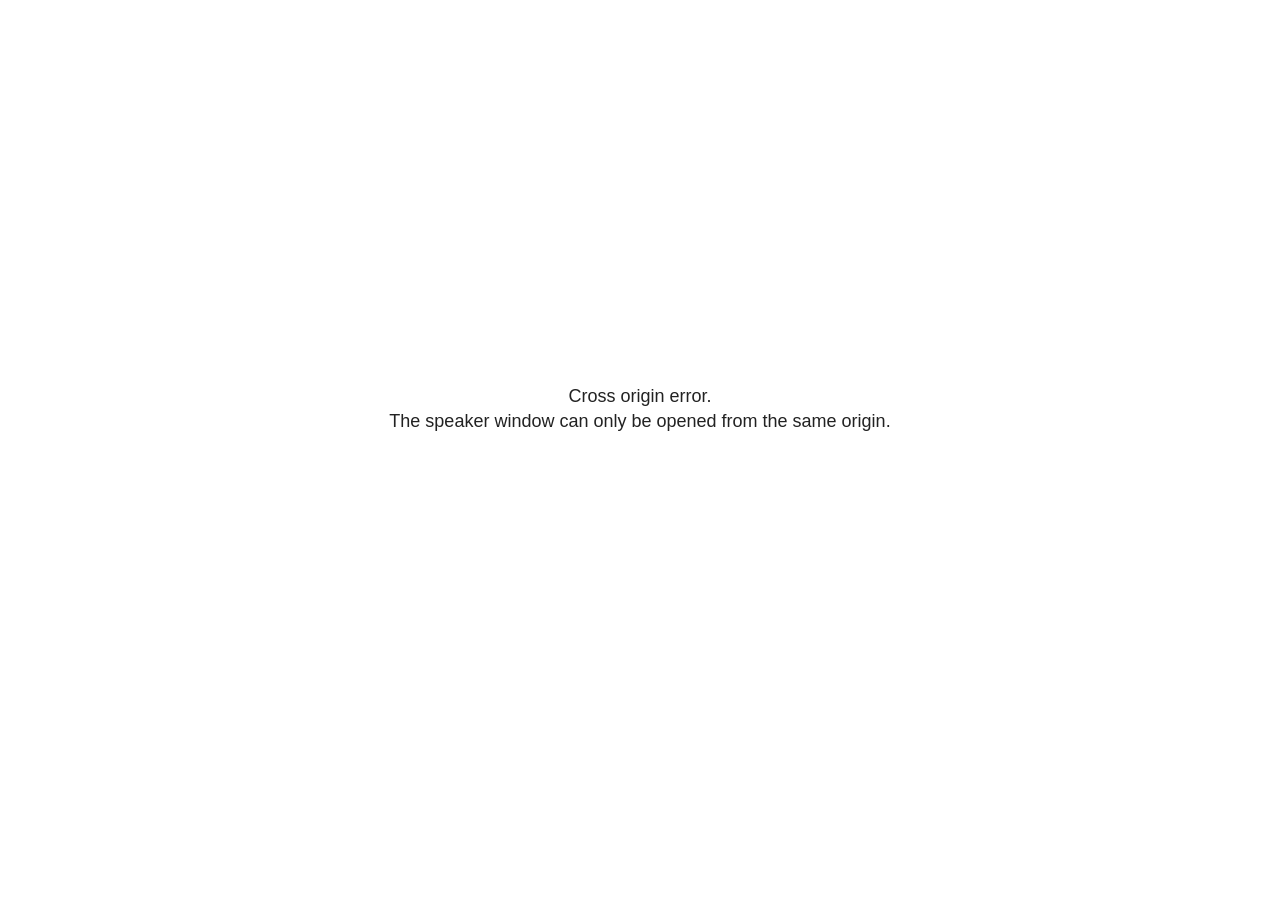
<file: docs/index_files/libs/revealjs/plugin/notes/speaker-view.html>
<!--
	NOTE: You need to build the notes plugin after making changes to this file.
-->
<html lang="en">
	<head>
		<meta charset="utf-8">

		<title>reveal.js - Speaker View</title>

		<style>
			body {
				font-family: Helvetica;
				font-size: 18px;
			}

			#current-slide,
			#upcoming-slide,
			#speaker-controls {
				padding: 6px;
				box-sizing: border-box;
				-moz-box-sizing: border-box;
			}

			#current-slide iframe,
			#upcoming-slide iframe {
				width: 100%;
				height: 100%;
				border: 1px solid #ddd;
			}

			#current-slide .label,
			#upcoming-slide .label {
				position: absolute;
				top: 10px;
				left: 10px;
				z-index: 2;
			}

			#connection-status {
				position: absolute;
				top: 0;
				left: 0;
				width: 100%;
				height: 100%;
				z-index: 20;
				padding: 30% 20% 20% 20%;
				font-size: 18px;
				color: #222;
				background: #fff;
				text-align: center;
				box-sizing: border-box;
				line-height: 1.4;
			}

			.overlay-element {
				height: 34px;
				line-height: 34px;
				padding: 0 10px;
				text-shadow: none;
				background: rgba( 220, 220, 220, 0.8 );
				color: #222;
				font-size: 14px;
			}

			.overlay-element.interactive:hover {
				background: rgba( 220, 220, 220, 1 );
			}

			#current-slide {
				position: absolute;
				width: 60%;
				height: 100%;
				top: 0;
				left: 0;
				padding-right: 0;
			}

			#upcoming-slide {
				position: absolute;
				width: 40%;
				height: 40%;
				right: 0;
				top: 0;
			}

			/* Speaker controls */
			#speaker-controls {
				position: absolute;
				top: 40%;
				right: 0;
				width: 40%;
				height: 60%;
				overflow: auto;
				font-size: 18px;
			}

				.speaker-controls-time.hidden,
				.speaker-controls-notes.hidden {
					display: none;
				}

				.speaker-controls-time .label,
				.speaker-controls-pace .label,
				.speaker-controls-notes .label {
					text-transform: uppercase;
					font-weight: normal;
					font-size: 0.66em;
					color: #666;
					margin: 0;
				}

				.speaker-controls-time, .speaker-controls-pace {
					border-bottom: 1px solid rgba( 200, 200, 200, 0.5 );
					margin-bottom: 10px;
					padding: 10px 16px;
					padding-bottom: 20px;
					cursor: pointer;
				}

				.speaker-controls-time .reset-button {
					opacity: 0;
					float: right;
					color: #666;
					text-decoration: none;
				}
				.speaker-controls-time:hover .reset-button {
					opacity: 1;
				}

				.speaker-controls-time .timer,
				.speaker-controls-time .clock {
					width: 50%;
				}

				.speaker-controls-time .timer,
				.speaker-controls-time .clock,
				.speaker-controls-time .pacing .hours-value,
				.speaker-controls-time .pacing .minutes-value,
				.speaker-controls-time .pacing .seconds-value {
					font-size: 1.9em;
				}

				.speaker-controls-time .timer {
					float: left;
				}

				.speaker-controls-time .clock {
					float: right;
					text-align: right;
				}

				.speaker-controls-time span.mute {
					opacity: 0.3;
				}

				.speaker-controls-time .pacing-title {
					margin-top: 5px;
				}

				.speaker-controls-time .pacing.ahead {
					color: blue;
				}

				.speaker-controls-time .pacing.on-track {
					color: green;
				}

				.speaker-controls-time .pacing.behind {
					color: red;
				}

				.speaker-controls-notes {
					padding: 10px 16px;
				}

				.speaker-controls-notes .value {
					margin-top: 5px;
					line-height: 1.4;
					font-size: 1.2em;
				}

			/* Layout selector */
			#speaker-layout {
				position: absolute;
				top: 10px;
				right: 10px;
				color: #222;
				z-index: 10;
			}
				#speaker-layout select {
					position: absolute;
					width: 100%;
					height: 100%;
					top: 0;
					left: 0;
					border: 0;
					box-shadow: 0;
					cursor: pointer;
					opacity: 0;

					font-size: 1em;
					background-color: transparent;

					-moz-appearance: none;
					-webkit-appearance: none;
					-webkit-tap-highlight-color: rgba(0, 0, 0, 0);
				}

				#speaker-layout select:focus {
					outline: none;
					box-shadow: none;
				}

			.clear {
				clear: both;
			}

			/* Speaker layout: Wide */
			body[data-speaker-layout="wide"] #current-slide,
			body[data-speaker-layout="wide"] #upcoming-slide {
				width: 50%;
				height: 45%;
				padding: 6px;
			}

			body[data-speaker-layout="wide"] #current-slide {
				top: 0;
				left: 0;
			}

			body[data-speaker-layout="wide"] #upcoming-slide {
				top: 0;
				left: 50%;
			}

			body[data-speaker-layout="wide"] #speaker-controls {
				top: 45%;
				left: 0;
				width: 100%;
				height: 50%;
				font-size: 1.25em;
			}

			/* Speaker layout: Tall */
			body[data-speaker-layout="tall"] #current-slide,
			body[data-speaker-layout="tall"] #upcoming-slide {
				width: 45%;
				height: 50%;
				padding: 6px;
			}

			body[data-speaker-layout="tall"] #current-slide {
				top: 0;
				left: 0;
			}

			body[data-speaker-layout="tall"] #upcoming-slide {
				top: 50%;
				left: 0;
			}

			body[data-speaker-layout="tall"] #speaker-controls {
				padding-top: 40px;
				top: 0;
				left: 45%;
				width: 55%;
				height: 100%;
				font-size: 1.25em;
			}

			/* Speaker layout: Notes only */
			body[data-speaker-layout="notes-only"] #current-slide,
			body[data-speaker-layout="notes-only"] #upcoming-slide {
				display: none;
			}

			body[data-speaker-layout="notes-only"] #speaker-controls {
				padding-top: 40px;
				top: 0;
				left: 0;
				width: 100%;
				height: 100%;
				font-size: 1.25em;
			}

			@media screen and (max-width: 1080px) {
				body[data-speaker-layout="default"] #speaker-controls {
					font-size: 16px;
				}
			}

			@media screen and (max-width: 900px) {
				body[data-speaker-layout="default"] #speaker-controls {
					font-size: 14px;
				}
			}

			@media screen and (max-width: 800px) {
				body[data-speaker-layout="default"] #speaker-controls {
					font-size: 12px;
				}
			}

		</style>
	</head>

	<body>

		<div id="connection-status">Loading speaker view...</div>

		<div id="current-slide"></div>
		<div id="upcoming-slide"><span class="overlay-element label">Upcoming</span></div>
		<div id="speaker-controls">
			<div class="speaker-controls-time">
				<h4 class="label">Time <span class="reset-button">Click to Reset</span></h4>
				<div class="clock">
					<span class="clock-value">0:00 AM</span>
				</div>
				<div class="timer">
					<span class="hours-value">00</span><span class="minutes-value">:00</span><span class="seconds-value">:00</span>
				</div>
				<div class="clear"></div>

				<h4 class="label pacing-title" style="display: none">Pacing – Time to finish current slide</h4>
				<div class="pacing" style="display: none">
					<span class="hours-value">00</span><span class="minutes-value">:00</span><span class="seconds-value">:00</span>
				</div>
			</div>

			<div class="speaker-controls-notes hidden">
				<h4 class="label">Notes</h4>
				<div class="value"></div>
			</div>
		</div>
		<div id="speaker-layout" class="overlay-element interactive">
			<span class="speaker-layout-label"></span>
			<select class="speaker-layout-dropdown"></select>
		</div>

		<script>

			(function() {

				var notes,
					notesValue,
					currentState,
					currentSlide,
					upcomingSlide,
					layoutLabel,
					layoutDropdown,
					pendingCalls = {},
					lastRevealApiCallId = 0,
					connected = false

				var connectionStatus = document.querySelector( '#connection-status' );

				var SPEAKER_LAYOUTS = {
					'default': 'Default',
					'wide': 'Wide',
					'tall': 'Tall',
					'notes-only': 'Notes only'
				};

				setupLayout();

				let openerOrigin;

				try {
					openerOrigin = window.opener.location.origin;
				}
				catch ( error ) { console.warn( error ) }

				// In order to prevent XSS, the speaker view will only run if its
				// opener has the same origin as itself
				if( window.location.origin !== openerOrigin ) {
					connectionStatus.innerHTML = 'Cross origin error.<br>The speaker window can only be opened from the same origin.';
					return;
				}

				var connectionTimeout = setTimeout( function() {
					connectionStatus.innerHTML = 'Error connecting to main window.<br>Please try closing and reopening the speaker view.';
				}, 5000 );

				window.addEventListener( 'message', function( event ) {

					// Validate the origin of all messages to avoid parsing messages
					// that aren't meant for us. Ignore when running off file:// so
					// that the speaker view continues to work without a web server.
					if( window.location.origin !== event.origin && window.location.origin !== 'file://' ) {
						return
					}

					clearTimeout( connectionTimeout );
					connectionStatus.style.display = 'none';

					var data = JSON.parse( event.data );

					// The overview mode is only useful to the reveal.js instance
					// where navigation occurs so we don't sync it
					if( data.state ) delete data.state.overview;

					// Messages sent by the notes plugin inside of the main window
					if( data && data.namespace === 'reveal-notes' ) {
						if( data.type === 'connect' ) {
							handleConnectMessage( data );
						}
						else if( data.type === 'state' ) {
							handleStateMessage( data );
						}
						else if( data.type === 'return' ) {
							pendingCalls[data.callId](data.result);
							delete pendingCalls[data.callId];
						}
					}
					// Messages sent by the reveal.js inside of the current slide preview
					else if( data && data.namespace === 'reveal' ) {
						if( /ready/.test( data.eventName ) ) {
							// Send a message back to notify that the handshake is complete
							window.opener.postMessage( JSON.stringify({ namespace: 'reveal-notes', type: 'connected'} ), '*' );
						}
						else if( /slidechanged|fragmentshown|fragmenthidden|paused|resumed/.test( data.eventName ) && currentState !== JSON.stringify( data.state ) ) {

							dispatchStateToMainWindow( data.state );

						}
					}

				} );

				/**
				 * Updates the presentation in the main window to match the state
				 * of the presentation in the notes window.
				 */
				const dispatchStateToMainWindow = debounce(( state ) => {
					window.opener.postMessage( JSON.stringify({ method: 'setState', args: [ state ]} ), '*' );
				}, 500);

				/**
				 * Asynchronously calls the Reveal.js API of the main frame.
				 */
				function callRevealApi( methodName, methodArguments, callback ) {

					var callId = ++lastRevealApiCallId;
					pendingCalls[callId] = callback;
					window.opener.postMessage( JSON.stringify( {
						namespace: 'reveal-notes',
						type: 'call',
						callId: callId,
						methodName: methodName,
						arguments: methodArguments
					} ), '*' );

				}

				/**
				 * Called when the main window is trying to establish a
				 * connection.
				 */
				function handleConnectMessage( data ) {

					if( connected === false ) {
						connected = true;

						setupIframes( data );
						setupKeyboard();
						setupNotes();
						setupTimer();
						setupHeartbeat();
					}

				}

				/**
				 * Called when the main window sends an updated state.
				 */
				function handleStateMessage( data ) {

					// Store the most recently set state to avoid circular loops
					// applying the same state
					currentState = JSON.stringify( data.state );

					// No need for updating the notes in case of fragment changes
					if ( data.notes ) {
						notes.classList.remove( 'hidden' );
						notesValue.style.whiteSpace = data.whitespace;
						if( data.markdown ) {
							notesValue.innerHTML = marked( data.notes );
						}
						else {
							notesValue.innerHTML = data.notes;
						}
					}
					else {
						notes.classList.add( 'hidden' );
					}

					// Update the note slides
					currentSlide.contentWindow.postMessage( JSON.stringify({ method: 'setState', args: [ data.state ] }), '*' );
					upcomingSlide.contentWindow.postMessage( JSON.stringify({ method: 'setState', args: [ data.state ] }), '*' );
					upcomingSlide.contentWindow.postMessage( JSON.stringify({ method: 'next' }), '*' );

				}

				// Limit to max one state update per X ms
				handleStateMessage = debounce( handleStateMessage, 200 );

				/**
				 * Forward keyboard events to the current slide window.
				 * This enables keyboard events to work even if focus
				 * isn't set on the current slide iframe.
				 *
				 * Block F5 default handling, it reloads and disconnects
				 * the speaker notes window.
				 */
				function setupKeyboard() {

					document.addEventListener( 'keydown', function( event ) {
						if( event.keyCode === 116 || ( event.metaKey && event.keyCode === 82 ) ) {
							event.preventDefault();
							return false;
						}
						currentSlide.contentWindow.postMessage( JSON.stringify({ method: 'triggerKey', args: [ event.keyCode ] }), '*' );
					} );

				}

				/**
				 * Creates the preview iframes.
				 */
				function setupIframes( data ) {

					var params = [
						'receiver',
						'progress=false',
						'history=false',
						'transition=none',
						'autoSlide=0',
						'backgroundTransition=none'
					].join( '&' );

					var urlSeparator = /\?/.test(data.url) ? '&' : '?';
					var hash = '#/' + data.state.indexh + '/' + data.state.indexv;
					var currentURL = data.url + urlSeparator + params + '&scrollActivationWidth=false&postMessageEvents=true' + hash;
					var upcomingURL = data.url + urlSeparator + params + '&scrollActivationWidth=false&controls=false' + hash;

					currentSlide = document.createElement( 'iframe' );
					currentSlide.setAttribute( 'width', 1280 );
					currentSlide.setAttribute( 'height', 1024 );
					currentSlide.setAttribute( 'src', currentURL );
					document.querySelector( '#current-slide' ).appendChild( currentSlide );

					upcomingSlide = document.createElement( 'iframe' );
					upcomingSlide.setAttribute( 'width', 640 );
					upcomingSlide.setAttribute( 'height', 512 );
					upcomingSlide.setAttribute( 'src', upcomingURL );
					document.querySelector( '#upcoming-slide' ).appendChild( upcomingSlide );

				}

				/**
				 * Setup the notes UI.
				 */
				function setupNotes() {

					notes = document.querySelector( '.speaker-controls-notes' );
					notesValue = document.querySelector( '.speaker-controls-notes .value' );

				}

				/**
				 * We send out a heartbeat at all times to ensure we can
				 * reconnect with the main presentation window after reloads.
				 */
				function setupHeartbeat() {

					setInterval( () => {
						window.opener.postMessage( JSON.stringify({ namespace: 'reveal-notes', type: 'heartbeat'} ), '*' );
					}, 1000 );

				}

				function getTimings( callback ) {

					callRevealApi( 'getSlidesAttributes', [], function ( slideAttributes ) {
						callRevealApi( 'getConfig', [], function ( config ) {
							var totalTime = config.totalTime;
							var minTimePerSlide = config.minimumTimePerSlide || 0;
							var defaultTiming = config.defaultTiming;
							if ((defaultTiming == null) && (totalTime == null)) {
								callback(null);
								return;
							}
							// Setting totalTime overrides defaultTiming
							if (totalTime) {
								defaultTiming = 0;
							}
							var timings = [];
							for ( var i in slideAttributes ) {
								var slide = slideAttributes[ i ];
								var timing = defaultTiming;
								if( slide.hasOwnProperty( 'data-timing' )) {
									var t = slide[ 'data-timing' ];
									timing = parseInt(t);
									if( isNaN(timing) ) {
										console.warn("Could not parse timing '" + t + "' of slide " + i + "; using default of " + defaultTiming);
										timing = defaultTiming;
									}
								}
								timings.push(timing);
							}
							if ( totalTime ) {
								// After we've allocated time to individual slides, we summarize it and
								// subtract it from the total time
								var remainingTime = totalTime - timings.reduce( function(a, b) { return a + b; }, 0 );
								// The remaining time is divided by the number of slides that have 0 seconds
								// allocated at the moment, giving the average time-per-slide on the remaining slides
								var remainingSlides = (timings.filter( function(x) { return x == 0 }) ).length
								var timePerSlide = Math.round( remainingTime / remainingSlides, 0 )
								// And now we replace every zero-value timing with that average
								timings = timings.map( function(x) { return (x==0 ? timePerSlide : x) } );
							}
							var slidesUnderMinimum = timings.filter( function(x) { return (x < minTimePerSlide) } ).length
							if ( slidesUnderMinimum ) {
								message = "The pacing time for " + slidesUnderMinimum + " slide(s) is under the configured minimum of " + minTimePerSlide + " seconds. Check the data-timing attribute on individual slides, or consider increasing the totalTime or minimumTimePerSlide configuration options (or removing some slides).";
								alert(message);
							}
							callback( timings );
						} );
					} );

				}

				/**
				 * Return the number of seconds allocated for presenting
				 * all slides up to and including this one.
				 */
				function getTimeAllocated( timings, callback ) {

					callRevealApi( 'getSlidePastCount', [], function ( currentSlide ) {
						var allocated = 0;
						for (var i in timings.slice(0, currentSlide + 1)) {
							allocated += timings[i];
						}
						callback( allocated );
					} );

				}

				/**
				 * Create the timer and clock and start updating them
				 * at an interval.
				 */
				function setupTimer() {

					var start = new Date(),
					timeEl = document.querySelector( '.speaker-controls-time' ),
					clockEl = timeEl.querySelector( '.clock-value' ),
					hoursEl = timeEl.querySelector( '.hours-value' ),
					minutesEl = timeEl.querySelector( '.minutes-value' ),
					secondsEl = timeEl.querySelector( '.seconds-value' ),
					pacingTitleEl = timeEl.querySelector( '.pacing-title' ),
					pacingEl = timeEl.querySelector( '.pacing' ),
					pacingHoursEl = pacingEl.querySelector( '.hours-value' ),
					pacingMinutesEl = pacingEl.querySelector( '.minutes-value' ),
					pacingSecondsEl = pacingEl.querySelector( '.seconds-value' );

					var timings = null;
					getTimings( function ( _timings ) {

						timings = _timings;
						if (_timings !== null) {
							pacingTitleEl.style.removeProperty('display');
							pacingEl.style.removeProperty('display');
						}

						// Update once directly
						_updateTimer();

						// Then update every second
						setInterval( _updateTimer, 1000 );

					} );


					function _resetTimer() {

						if (timings == null) {
							start = new Date();
							_updateTimer();
						}
						else {
							// Reset timer to beginning of current slide
							getTimeAllocated( timings, function ( slideEndTimingSeconds ) {
								var slideEndTiming = slideEndTimingSeconds * 1000;
								callRevealApi( 'getSlidePastCount', [], function ( currentSlide ) {
									var currentSlideTiming = timings[currentSlide] * 1000;
									var previousSlidesTiming = slideEndTiming - currentSlideTiming;
									var now = new Date();
									start = new Date(now.getTime() - previousSlidesTiming);
									_updateTimer();
								} );
							} );
						}

					}

					timeEl.addEventListener( 'click', function() {
						_resetTimer();
						return false;
					} );

					function _displayTime( hrEl, minEl, secEl, time) {

						var sign = Math.sign(time) == -1 ? "-" : "";
						time = Math.abs(Math.round(time / 1000));
						var seconds = time % 60;
						var minutes = Math.floor( time / 60 ) % 60 ;
						var hours = Math.floor( time / ( 60 * 60 )) ;
						hrEl.innerHTML = sign + zeroPadInteger( hours );
						if (hours == 0) {
							hrEl.classList.add( 'mute' );
						}
						else {
							hrEl.classList.remove( 'mute' );
						}
						minEl.innerHTML = ':' + zeroPadInteger( minutes );
						if (hours == 0 && minutes == 0) {
							minEl.classList.add( 'mute' );
						}
						else {
							minEl.classList.remove( 'mute' );
						}
						secEl.innerHTML = ':' + zeroPadInteger( seconds );
					}

					function _updateTimer() {

						var diff, hours, minutes, seconds,
						now = new Date();

						diff = now.getTime() - start.getTime();

						clockEl.innerHTML = now.toLocaleTimeString( 'en-US', { hour12: true, hour: '2-digit', minute:'2-digit' } );
						_displayTime( hoursEl, minutesEl, secondsEl, diff );
						if (timings !== null) {
							_updatePacing(diff);
						}

					}

					function _updatePacing(diff) {

						getTimeAllocated( timings, function ( slideEndTimingSeconds ) {
							var slideEndTiming = slideEndTimingSeconds * 1000;

							callRevealApi( 'getSlidePastCount', [], function ( currentSlide ) {
								var currentSlideTiming = timings[currentSlide] * 1000;
								var timeLeftCurrentSlide = slideEndTiming - diff;
								if (timeLeftCurrentSlide < 0) {
									pacingEl.className = 'pacing behind';
								}
								else if (timeLeftCurrentSlide < currentSlideTiming) {
									pacingEl.className = 'pacing on-track';
								}
								else {
									pacingEl.className = 'pacing ahead';
								}
								_displayTime( pacingHoursEl, pacingMinutesEl, pacingSecondsEl, timeLeftCurrentSlide );
							} );
						} );
					}

				}

				/**
				 * Sets up the speaker view layout and layout selector.
				 */
				function setupLayout() {

					layoutDropdown = document.querySelector( '.speaker-layout-dropdown' );
					layoutLabel = document.querySelector( '.speaker-layout-label' );

					// Render the list of available layouts
					for( var id in SPEAKER_LAYOUTS ) {
						var option = document.createElement( 'option' );
						option.setAttribute( 'value', id );
						option.textContent = SPEAKER_LAYOUTS[ id ];
						layoutDropdown.appendChild( option );
					}

					// Monitor the dropdown for changes
					layoutDropdown.addEventListener( 'change', function( event ) {

						setLayout( layoutDropdown.value );

					}, false );

					// Restore any currently persisted layout
					setLayout( getLayout() );

				}

				/**
				 * Sets a new speaker view layout. The layout is persisted
				 * in local storage.
				 */
				function setLayout( value ) {

					var title = SPEAKER_LAYOUTS[ value ];

					layoutLabel.innerHTML = 'Layout' + ( title ? ( ': ' + title ) : '' );
					layoutDropdown.value = value;

					document.body.setAttribute( 'data-speaker-layout', value );

					// Persist locally
					if( supportsLocalStorage() ) {
						window.localStorage.setItem( 'reveal-speaker-layout', value );
					}

				}

				/**
				 * Returns the ID of the most recently set speaker layout
				 * or our default layout if none has been set.
				 */
				function getLayout() {

					if( supportsLocalStorage() ) {
						var layout = window.localStorage.getItem( 'reveal-speaker-layout' );
						if( layout ) {
							return layout;
						}
					}

					// Default to the first record in the layouts hash
					for( var id in SPEAKER_LAYOUTS ) {
						return id;
					}

				}

				function supportsLocalStorage() {

					try {
						localStorage.setItem('test', 'test');
						localStorage.removeItem('test');
						return true;
					}
					catch( e ) {
						return false;
					}

				}

				function zeroPadInteger( num ) {

					var str = '00' + parseInt( num );
					return str.substring( str.length - 2 );

				}

				/**
				 * Limits the frequency at which a function can be called.
				 */
				function debounce( fn, ms ) {

					var lastTime = 0,
						timeout;

					return function() {

						var args = arguments;
						var context = this;

						clearTimeout( timeout );

						var timeSinceLastCall = Date.now() - lastTime;
						if( timeSinceLastCall > ms ) {
							fn.apply( context, args );
							lastTime = Date.now();
						}
						else {
							timeout = setTimeout( function() {
								fn.apply( context, args );
								lastTime = Date.now();
							}, ms - timeSinceLastCall );
						}

					}

				}

			})();

		</script>
	</body>
</html>
</file>
<file: docs/Dashboard_files/libs/quarto-html/tippy.css>
.tippy-box[data-animation=fade][data-state=hidden]{opacity:0}[data-tippy-root]{max-width:calc(100vw - 10px)}.tippy-box{position:relative;background-color:#333;color:#fff;border-radius:4px;font-size:14px;line-height:1.4;white-space:normal;outline:0;transition-property:transform,visibility,opacity}.tippy-box[data-placement^=top]>.tippy-arrow{bottom:0}.tippy-box[data-placement^=top]>.tippy-arrow:before{bottom:-7px;left:0;border-width:8px 8px 0;border-top-color:initial;transform-origin:center top}.tippy-box[data-placement^=bottom]>.tippy-arrow{top:0}.tippy-box[data-placement^=bottom]>.tippy-arrow:before{top:-7px;left:0;border-width:0 8px 8px;border-bottom-color:initial;transform-origin:center bottom}.tippy-box[data-placement^=left]>.tippy-arrow{right:0}.tippy-box[data-placement^=left]>.tippy-arrow:before{border-width:8px 0 8px 8px;border-left-color:initial;right:-7px;transform-origin:center left}.tippy-box[data-placement^=right]>.tippy-arrow{left:0}.tippy-box[data-placement^=right]>.tippy-arrow:before{left:-7px;border-width:8px 8px 8px 0;border-right-color:initial;transform-origin:center right}.tippy-box[data-inertia][data-state=visible]{transition-timing-function:cubic-bezier(.54,1.5,.38,1.11)}.tippy-arrow{width:16px;height:16px;color:#333}.tippy-arrow:before{content:"";position:absolute;border-color:transparent;border-style:solid}.tippy-content{position:relative;padding:5px 9px;z-index:1}
</file>
<file: docs/Dashboard_files/libs/quarto-html/quarto-syntax-highlighting-845c23b38eaddc0f92fda52bfe77a8c8.css>
/* quarto syntax highlight colors */
:root {
  --quarto-hl-ot-color: #003B4F;
  --quarto-hl-at-color: #657422;
  --quarto-hl-ss-color: #20794D;
  --quarto-hl-an-color: #5E5E5E;
  --quarto-hl-fu-color: #4758AB;
  --quarto-hl-st-color: #20794D;
  --quarto-hl-cf-color: #003B4F;
  --quarto-hl-op-color: #5E5E5E;
  --quarto-hl-er-color: #AD0000;
  --quarto-hl-bn-color: #AD0000;
  --quarto-hl-al-color: #AD0000;
  --quarto-hl-va-color: #111111;
  --quarto-hl-bu-color: inherit;
  --quarto-hl-ex-color: inherit;
  --quarto-hl-pp-color: #AD0000;
  --quarto-hl-in-color: #5E5E5E;
  --quarto-hl-vs-color: #20794D;
  --quarto-hl-wa-color: #5E5E5E;
  --quarto-hl-do-color: #5E5E5E;
  --quarto-hl-im-color: #00769E;
  --quarto-hl-ch-color: #20794D;
  --quarto-hl-dt-color: #AD0000;
  --quarto-hl-fl-color: #AD0000;
  --quarto-hl-co-color: #5E5E5E;
  --quarto-hl-cv-color: #5E5E5E;
  --quarto-hl-cn-color: #8f5902;
  --quarto-hl-sc-color: #5E5E5E;
  --quarto-hl-dv-color: #AD0000;
  --quarto-hl-kw-color: #003B4F;
}

/* other quarto variables */
:root {
  --quarto-font-monospace: SFMono-Regular, Menlo, Monaco, Consolas, "Liberation Mono", "Courier New", monospace;
}

/* syntax highlight based on Pandoc's rules */
pre > code.sourceCode > span {
  color: #003B4F;
}

code.sourceCode > span {
  color: #003B4F;
}

div.sourceCode,
div.sourceCode pre.sourceCode {
  color: #003B4F;
}

/* Normal */
code span {
  color: #003B4F;
}

/* Alert */
code span.al {
  color: #AD0000;
  font-style: inherit;
}

/* Annotation */
code span.an {
  color: #5E5E5E;
  font-style: inherit;
}

/* Attribute */
code span.at {
  color: #657422;
  font-style: inherit;
}

/* BaseN */
code span.bn {
  color: #AD0000;
  font-style: inherit;
}

/* BuiltIn */
code span.bu {
  font-style: inherit;
}

/* ControlFlow */
code span.cf {
  color: #003B4F;
  font-weight: bold;
  font-style: inherit;
}

/* Char */
code span.ch {
  color: #20794D;
  font-style: inherit;
}

/* Constant */
code span.cn {
  color: #8f5902;
  font-style: inherit;
}

/* Comment */
code span.co {
  color: #5E5E5E;
  font-style: inherit;
}

/* CommentVar */
code span.cv {
  color: #5E5E5E;
  font-style: italic;
}

/* Documentation */
code span.do {
  color: #5E5E5E;
  font-style: italic;
}

/* DataType */
code span.dt {
  color: #AD0000;
  font-style: inherit;
}

/* DecVal */
code span.dv {
  color: #AD0000;
  font-style: inherit;
}

/* Error */
code span.er {
  color: #AD0000;
  font-style: inherit;
}

/* Extension */
code span.ex {
  font-style: inherit;
}

/* Float */
code span.fl {
  color: #AD0000;
  font-style: inherit;
}

/* Function */
code span.fu {
  color: #4758AB;
  font-style: inherit;
}

/* Import */
code span.im {
  color: #00769E;
  font-style: inherit;
}

/* Information */
code span.in {
  color: #5E5E5E;
  font-style: inherit;
}

/* Keyword */
code span.kw {
  color: #003B4F;
  font-weight: bold;
  font-style: inherit;
}

/* Operator */
code span.op {
  color: #5E5E5E;
  font-style: inherit;
}

/* Other */
code span.ot {
  color: #003B4F;
  font-style: inherit;
}

/* Preprocessor */
code span.pp {
  color: #AD0000;
  font-style: inherit;
}

/* SpecialChar */
code span.sc {
  color: #5E5E5E;
  font-style: inherit;
}

/* SpecialString */
code span.ss {
  color: #20794D;
  font-style: inherit;
}

/* String */
code span.st {
  color: #20794D;
  font-style: inherit;
}

/* Variable */
code span.va {
  color: #111111;
  font-style: inherit;
}

/* VerbatimString */
code span.vs {
  color: #20794D;
  font-style: inherit;
}

/* Warning */
code span.wa {
  color: #5E5E5E;
  font-style: italic;
}

.prevent-inlining {
  content: "</";
}

/*# sourceMappingURL=ac89f0bb514bba72461919f78549e31c.css.map */
</file>
<file: docs/Dashboard_files/libs/quarto-html/quarto-syntax-highlighting-dark-f418161beb48e0141c760e455f12af2c.css>
/* quarto syntax highlight colors */
:root {
  --quarto-hl-al-color: #f07178;
  --quarto-hl-an-color: #d4d0ab;
  --quarto-hl-at-color: #00e0e0;
  --quarto-hl-bn-color: #d4d0ab;
  --quarto-hl-bu-color: #abe338;
  --quarto-hl-ch-color: #abe338;
  --quarto-hl-co-color: #f8f8f2;
  --quarto-hl-cv-color: #ffd700;
  --quarto-hl-cn-color: #ffd700;
  --quarto-hl-cf-color: #ffa07a;
  --quarto-hl-dt-color: #ffa07a;
  --quarto-hl-dv-color: #d4d0ab;
  --quarto-hl-do-color: #f8f8f2;
  --quarto-hl-er-color: #f07178;
  --quarto-hl-ex-color: #00e0e0;
  --quarto-hl-fl-color: #d4d0ab;
  --quarto-hl-fu-color: #ffa07a;
  --quarto-hl-im-color: #abe338;
  --quarto-hl-in-color: #d4d0ab;
  --quarto-hl-kw-color: #ffa07a;
  --quarto-hl-op-color: #ffa07a;
  --quarto-hl-ot-color: #00e0e0;
  --quarto-hl-pp-color: #dcc6e0;
  --quarto-hl-re-color: #00e0e0;
  --quarto-hl-sc-color: #abe338;
  --quarto-hl-ss-color: #abe338;
  --quarto-hl-st-color: #abe338;
  --quarto-hl-va-color: #00e0e0;
  --quarto-hl-vs-color: #abe338;
  --quarto-hl-wa-color: #dcc6e0;
}

/* other quarto variables */
:root {
  --quarto-font-monospace: SFMono-Regular, Menlo, Monaco, Consolas, "Liberation Mono", "Courier New", monospace;
}

/* syntax highlight based on Pandoc's rules */
pre > code.sourceCode > span {
  color: #f8f8f2;
}

code.sourceCode > span {
  color: #f8f8f2;
}

div.sourceCode,
div.sourceCode pre.sourceCode {
  color: #f8f8f2;
}

/* Normal */
code span {
  color: #f8f8f2;
}

/* Alert */
code span.al {
  color: #f07178;
}

/* Annotation */
code span.an {
  color: #d4d0ab;
}

/* Attribute */
code span.at {
  color: #00e0e0;
}

/* BaseN */
code span.bn {
  color: #d4d0ab;
}

/* BuiltIn */
code span.bu {
  color: #abe338;
}

/* ControlFlow */
code span.cf {
  font-weight: bold;
  color: #ffa07a;
}

/* Char */
code span.ch {
  color: #abe338;
}

/* Constant */
code span.cn {
  color: #ffd700;
}

/* Comment */
code span.co {
  font-style: italic;
  color: #f8f8f2;
}

/* CommentVar */
code span.cv {
  color: #ffd700;
}

/* Documentation */
code span.do {
  color: #f8f8f2;
}

/* DataType */
code span.dt {
  color: #ffa07a;
}

/* DecVal */
code span.dv {
  color: #d4d0ab;
}

/* Error */
code span.er {
  color: #f07178;
  text-decoration: underline;
}

/* Extension */
code span.ex {
  font-weight: bold;
  color: #00e0e0;
}

/* Float */
code span.fl {
  color: #d4d0ab;
}

/* Function */
code span.fu {
  color: #ffa07a;
}

/* Import */
code span.im {
  color: #abe338;
}

/* Information */
code span.in {
  color: #d4d0ab;
}

/* Keyword */
code span.kw {
  font-weight: bold;
  color: #ffa07a;
}

/* Operator */
code span.op {
  color: #ffa07a;
}

/* Other */
code span.ot {
  color: #00e0e0;
}

/* Preprocessor */
code span.pp {
  color: #dcc6e0;
}

/* RegionMarker */
code span.re {
  background-color: #f8f8f2;
  color: #00e0e0;
}

/* SpecialChar */
code span.sc {
  color: #abe338;
}

/* SpecialString */
code span.ss {
  color: #abe338;
}

/* String */
code span.st {
  color: #abe338;
}

/* Variable */
code span.va {
  color: #00e0e0;
}

/* VerbatimString */
code span.vs {
  color: #abe338;
}

/* Warning */
code span.wa {
  color: #dcc6e0;
}

.prevent-inlining {
  content: "</";
}

/*# sourceMappingURL=378c2a0cc31455d06730fbe37c8f3789.css.map */
</file>
<file: docs/custom.css>
/* ===== Base ===== */

.reveal {
  font-family: "Inter", "Segoe UI", Arial, sans-serif;
  font-size: 30px;
  background-color: #e8e3dd;
  color: #000000;
}

.reveal .slides section li{
    text-align: justify;
}

.reveal .slides {
  text-align: justify;
}

/* ===== Títulos ===== */
.reveal h1 {
  font-size: 3.3em;
  font-weight: 800;
  color: #726b5f;
}

.reveal h2 {
  font-size: 1.7em;
  font-weight: 700;
  color: #336699;
}

.reveal h3 {
  font-size: 1.3em;
  font-weight: 600;
  color: #336699;
}


/* ===== Slide de título ===== */
.reveal .title-slide {
  background: linear-gradient(
    135deg,
    #726b5f
  );
  color: #336699;
}

.reveal .title-slide h1,
.reveal .title-slide h2,
.reveal .title-slide p {
  color: white;
}

/* ===== Texto ===== */
.reveal p,
.reveal li {
  line-height: 1.45;
}

/* ===== Listas ===== */
.reveal ul li::marker {
  color: #2563eb;
}

/* ===== Caixas coloridas ===== */
.box-blue {
  border-left: 8px solid #2563eb;
  background: #eff6ff;
  padding: 0.7em;
  border-radius: 8px;
  box-shadow: 0 4px 12px rgba(0,0,0,0.08);
}

.box-brown {
  border-left: 8px solid #644117;
  background: #cdbbab;
  padding: 0.7em;
  border-radius: 8px;
  box-shadow: 0 4px 12px rgba(0,0,0,0.08);
}

.box-gray {
  border-left: 8px solid #dcdcdc;
  background: #f9f9f9;
  padding: 0.7em;
  border-radius: 8px;
  box-shadow: 0 4px 12px rgba(0,0,0,0.08);
}

.box-purple {
  border-left: 8px solid #7c3aed;
  background: #f5f3ff;
  padding: 0.7em;
  border-radius: 8px;
  box-shadow: 0 4px 12px rgba(0,0,0,0.08);
}

.box-green {
  border-left: 8px solid #059669;
  background: #ecfdf5;
  padding: 0.7em;
  border-radius: 8px;
  box-shadow: 0 4px 12px rgba(0,0,0,0.08);
}

.box-orange {
  border-left: 8px solid #ea580c;
  background: #fff7ed;
  padding: 0.7em;
  border-radius: 8px;
  box-shadow: 0 4px 12px rgba(0,0,0,0.08);
}

/* ===== Destaques ===== */
.highlight-blue {
  color: #2563eb;
  font-weight: 700;
}

.highlight-purple {
  color: #7c3aed;
  font-weight: 700;
}

.highlight-green {
  color: #059669;
  font-weight: 700;
}

.highlight-orange {
  color: #ea580c;
  font-weight: 700;
}

/* ===== Código ===== */
.reveal pre code {
  font-size: 0.78em;
  background: #020617;
  color: #e5e7eb;
  border-radius: 10px;
  padding: 1em;
}

/* ===== Rodapé ===== */
.reveal .footer {
  font-size: 0.5em;
  color: #64748b;
}

.tabela-scroll {
  max-height: 480px; 
  overflow-y: auto;
  border: 1px solid #ddd;
  background-color: #ffffff;
  padding: 10px;
  border-radius: 8px;
  margin-top: 10px;
}

.tabela-scroll table {
  font-size: 0.75em !important;
  width: 100%;
}

.reveal .slides section {
  padding-top: 10px !important;
}
</file>
